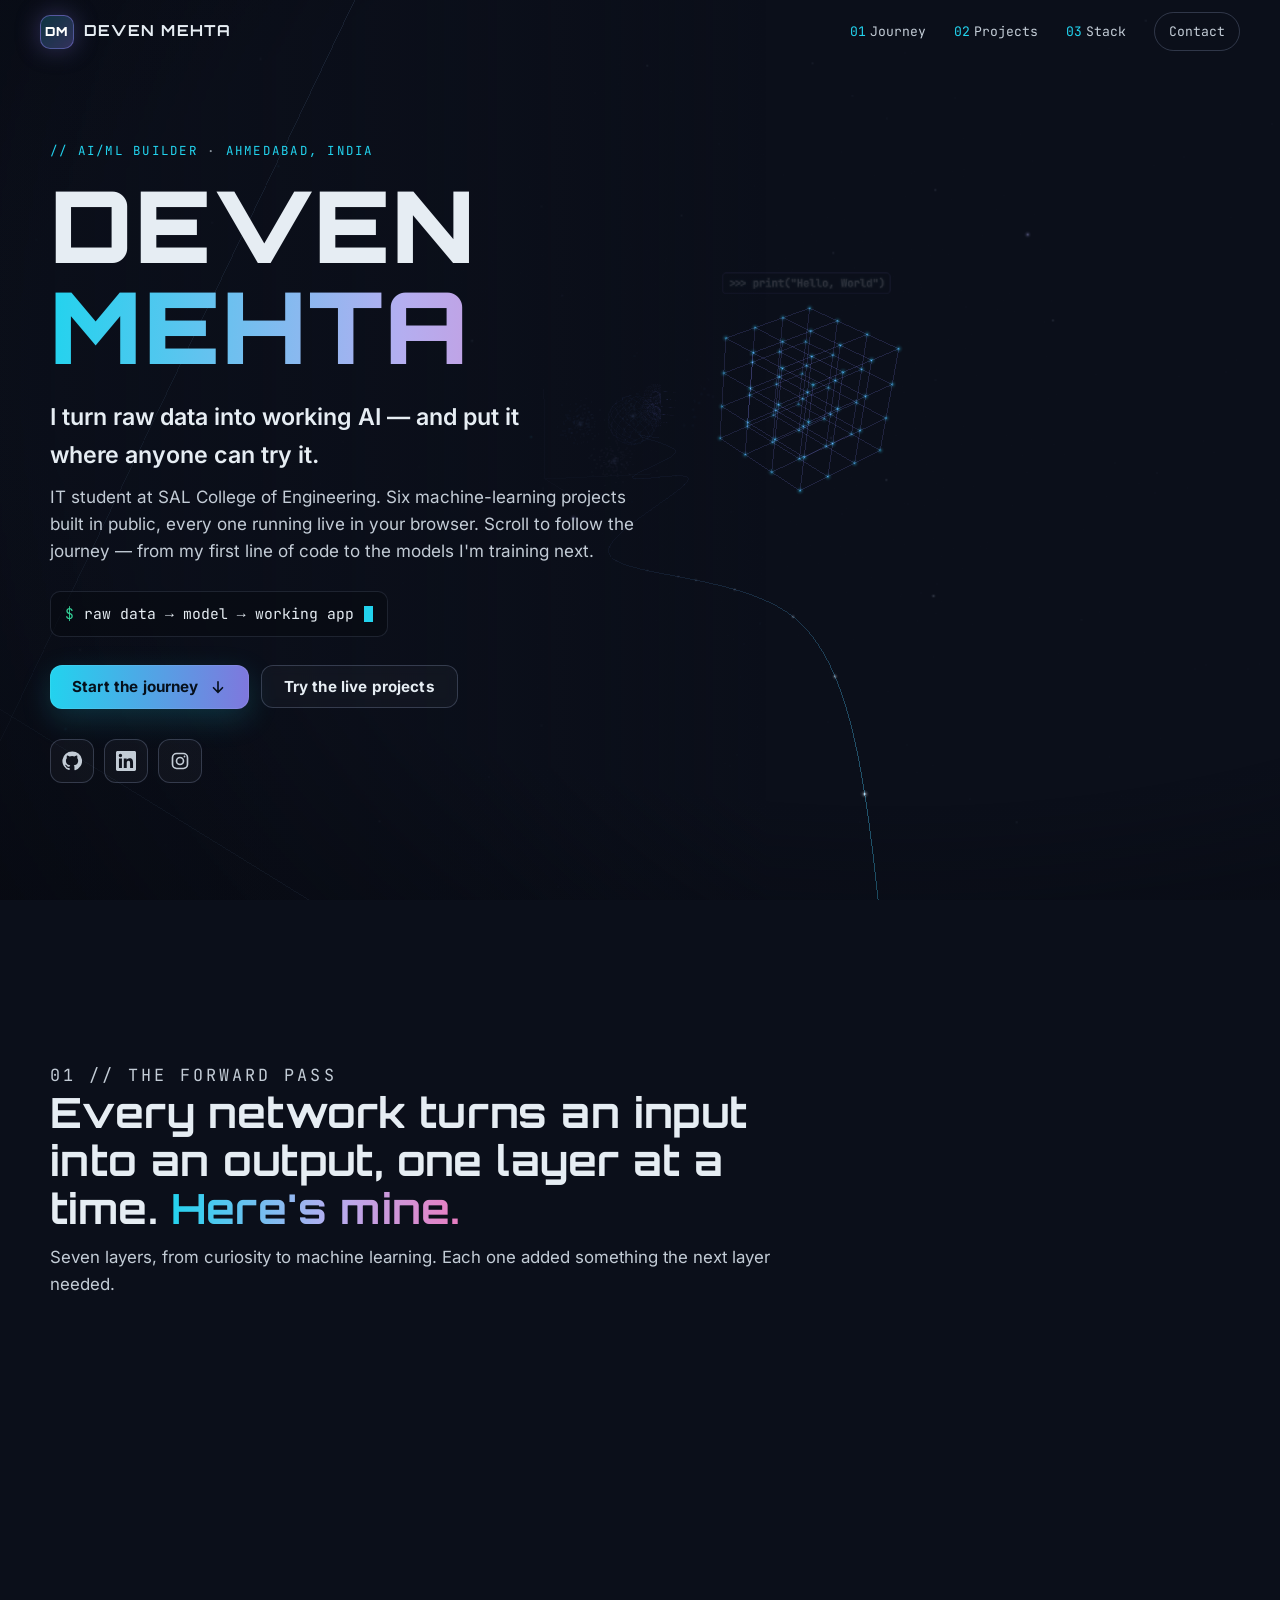
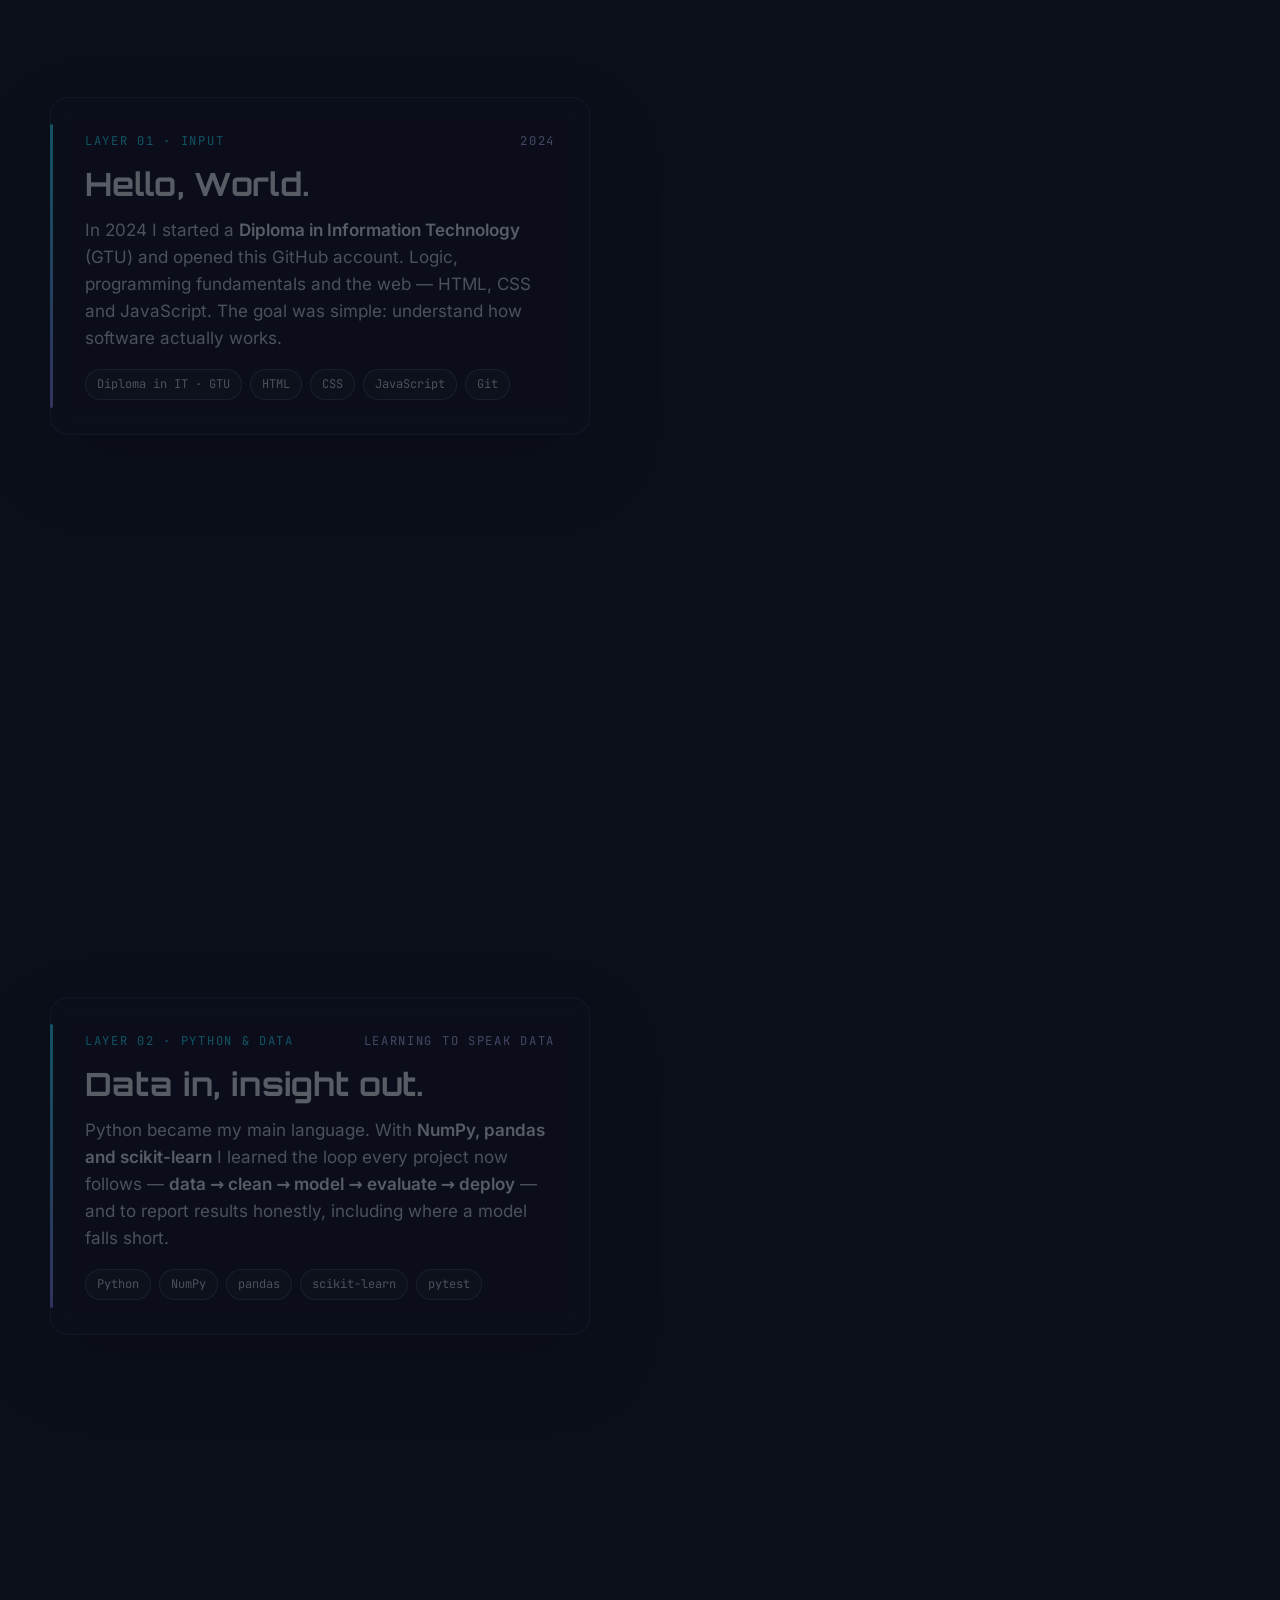
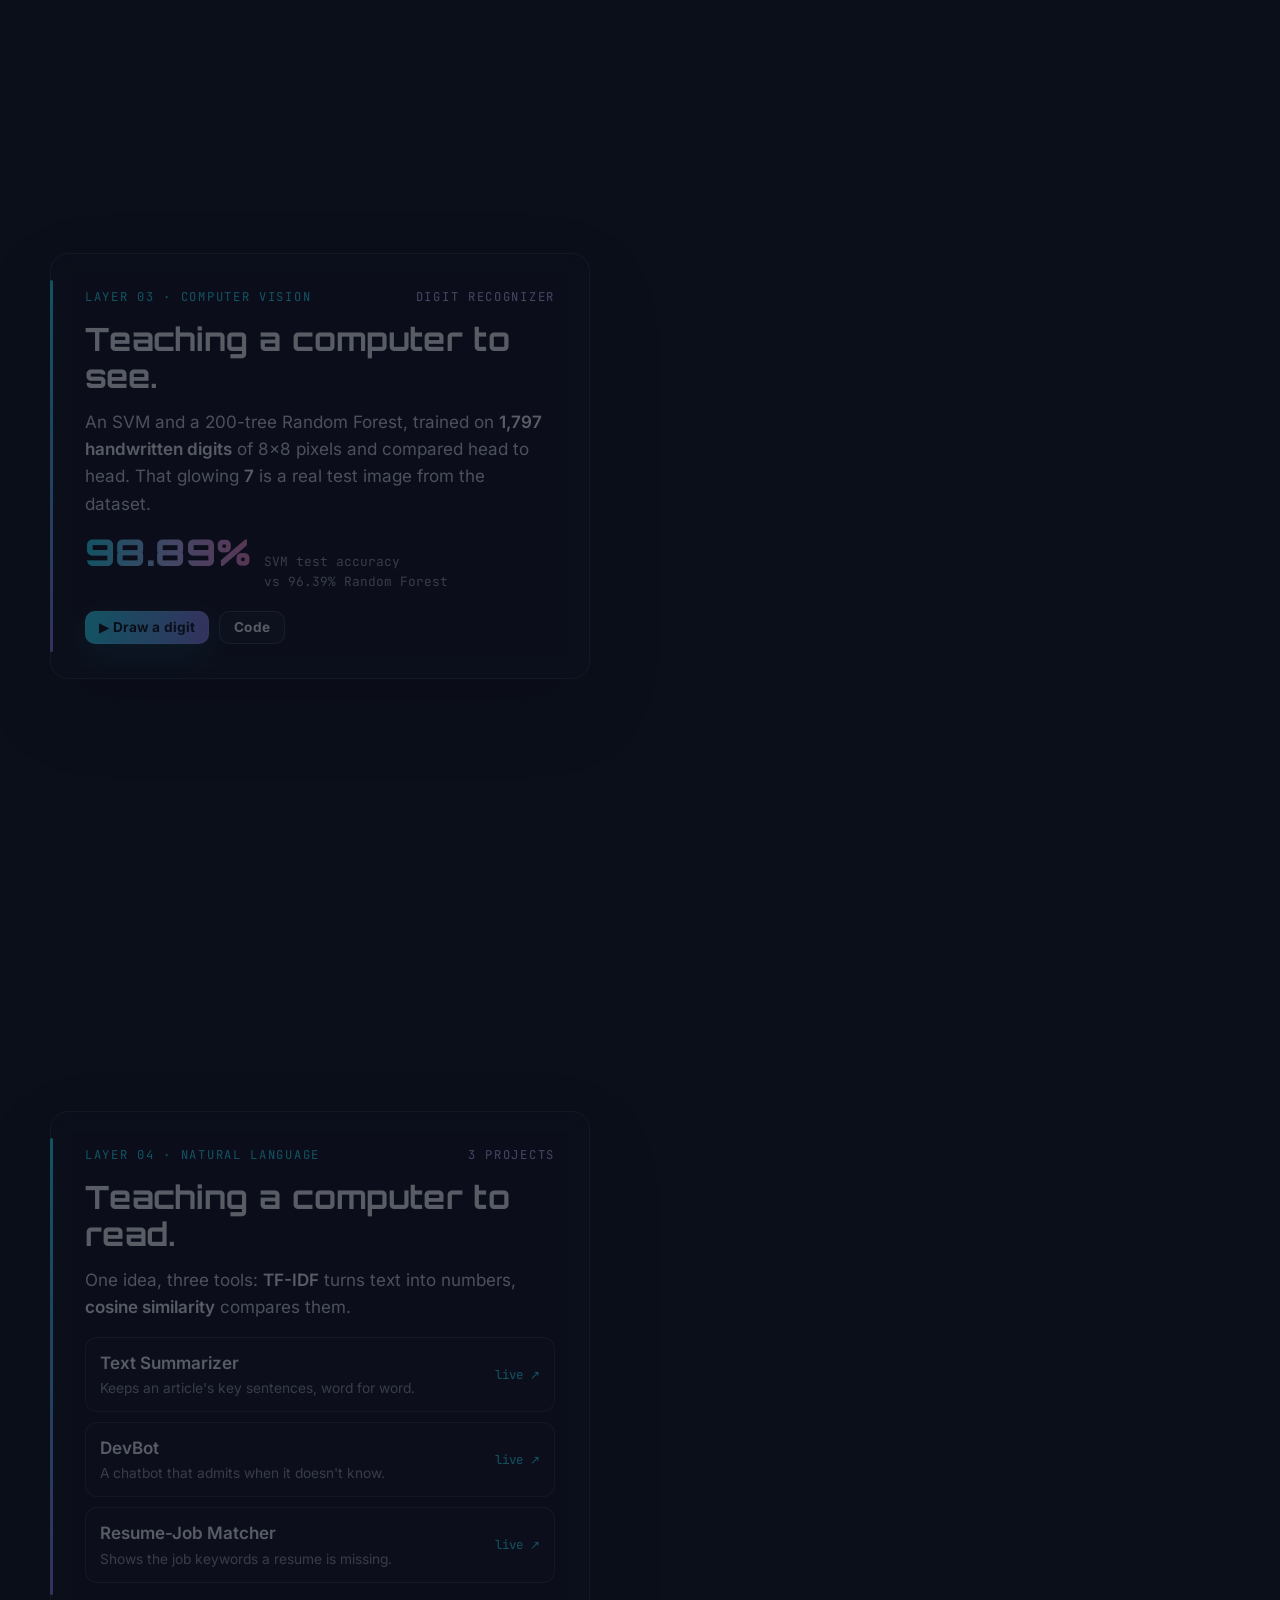
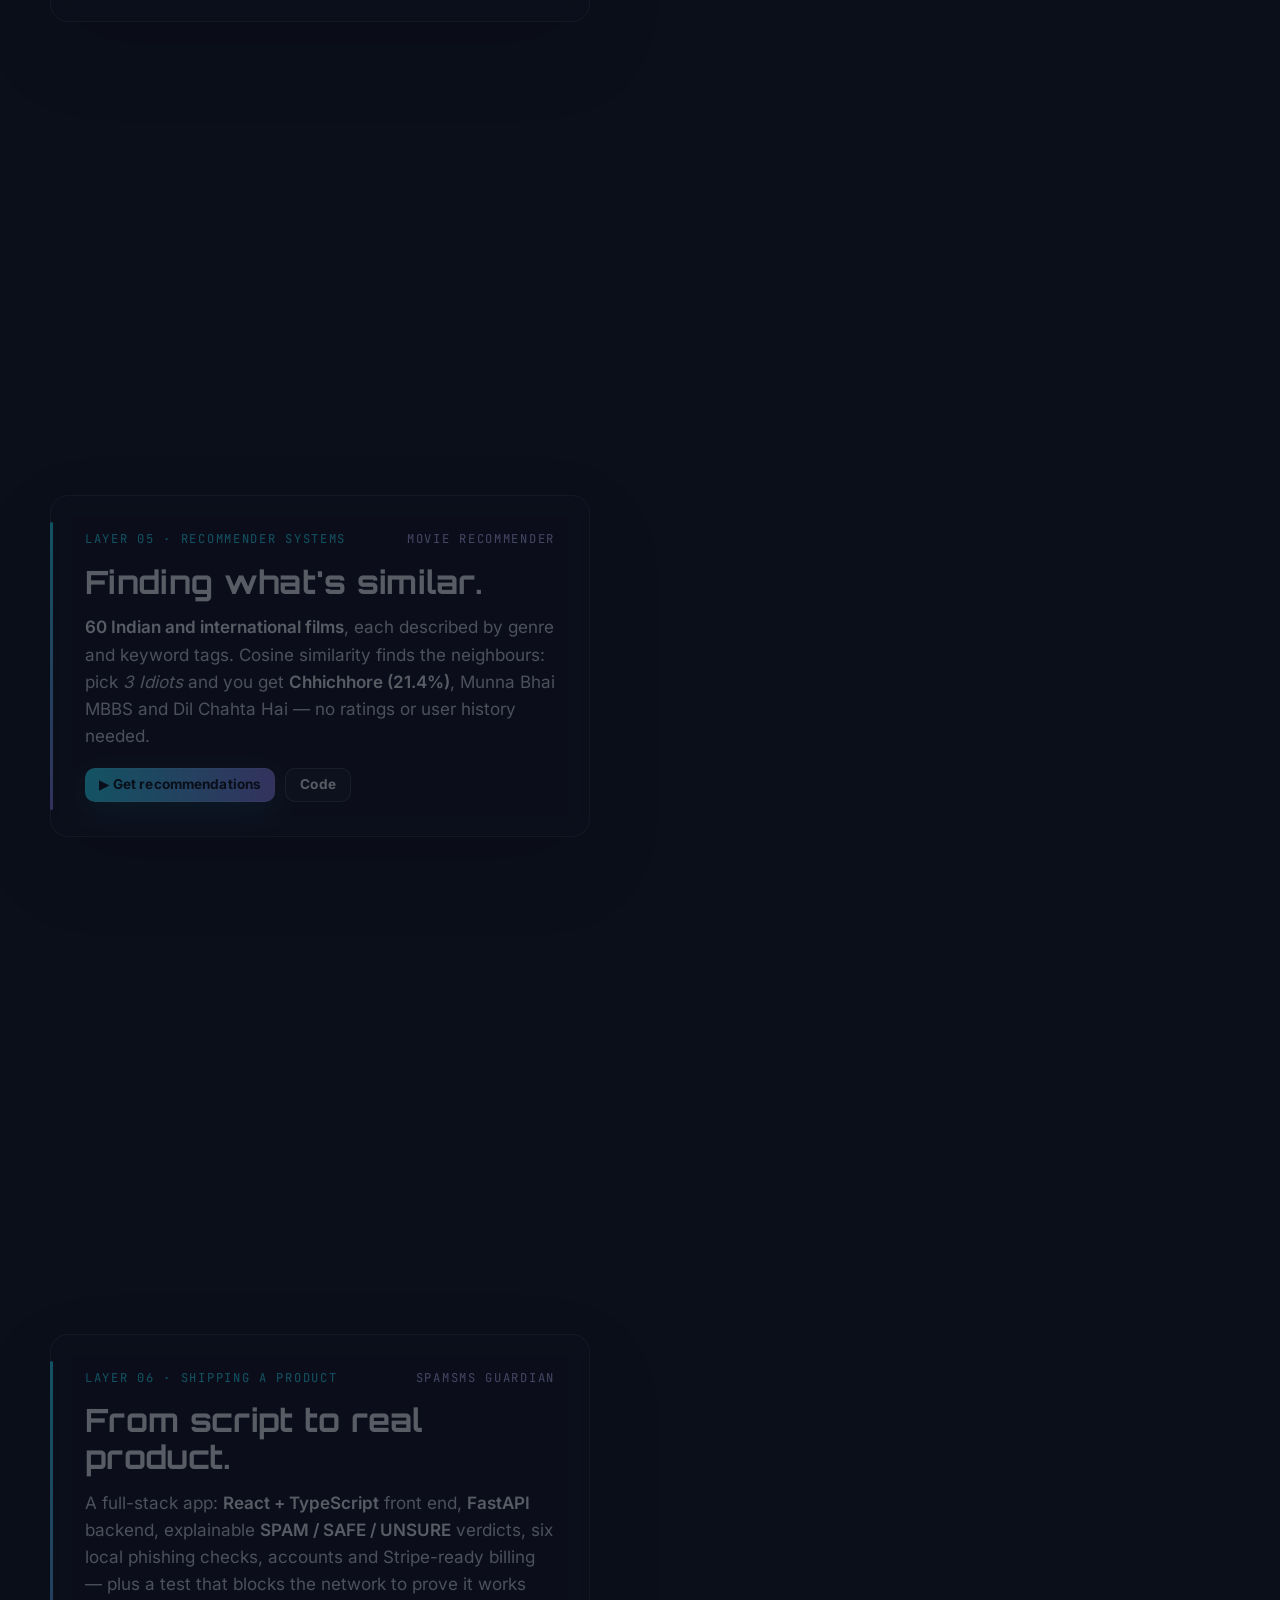
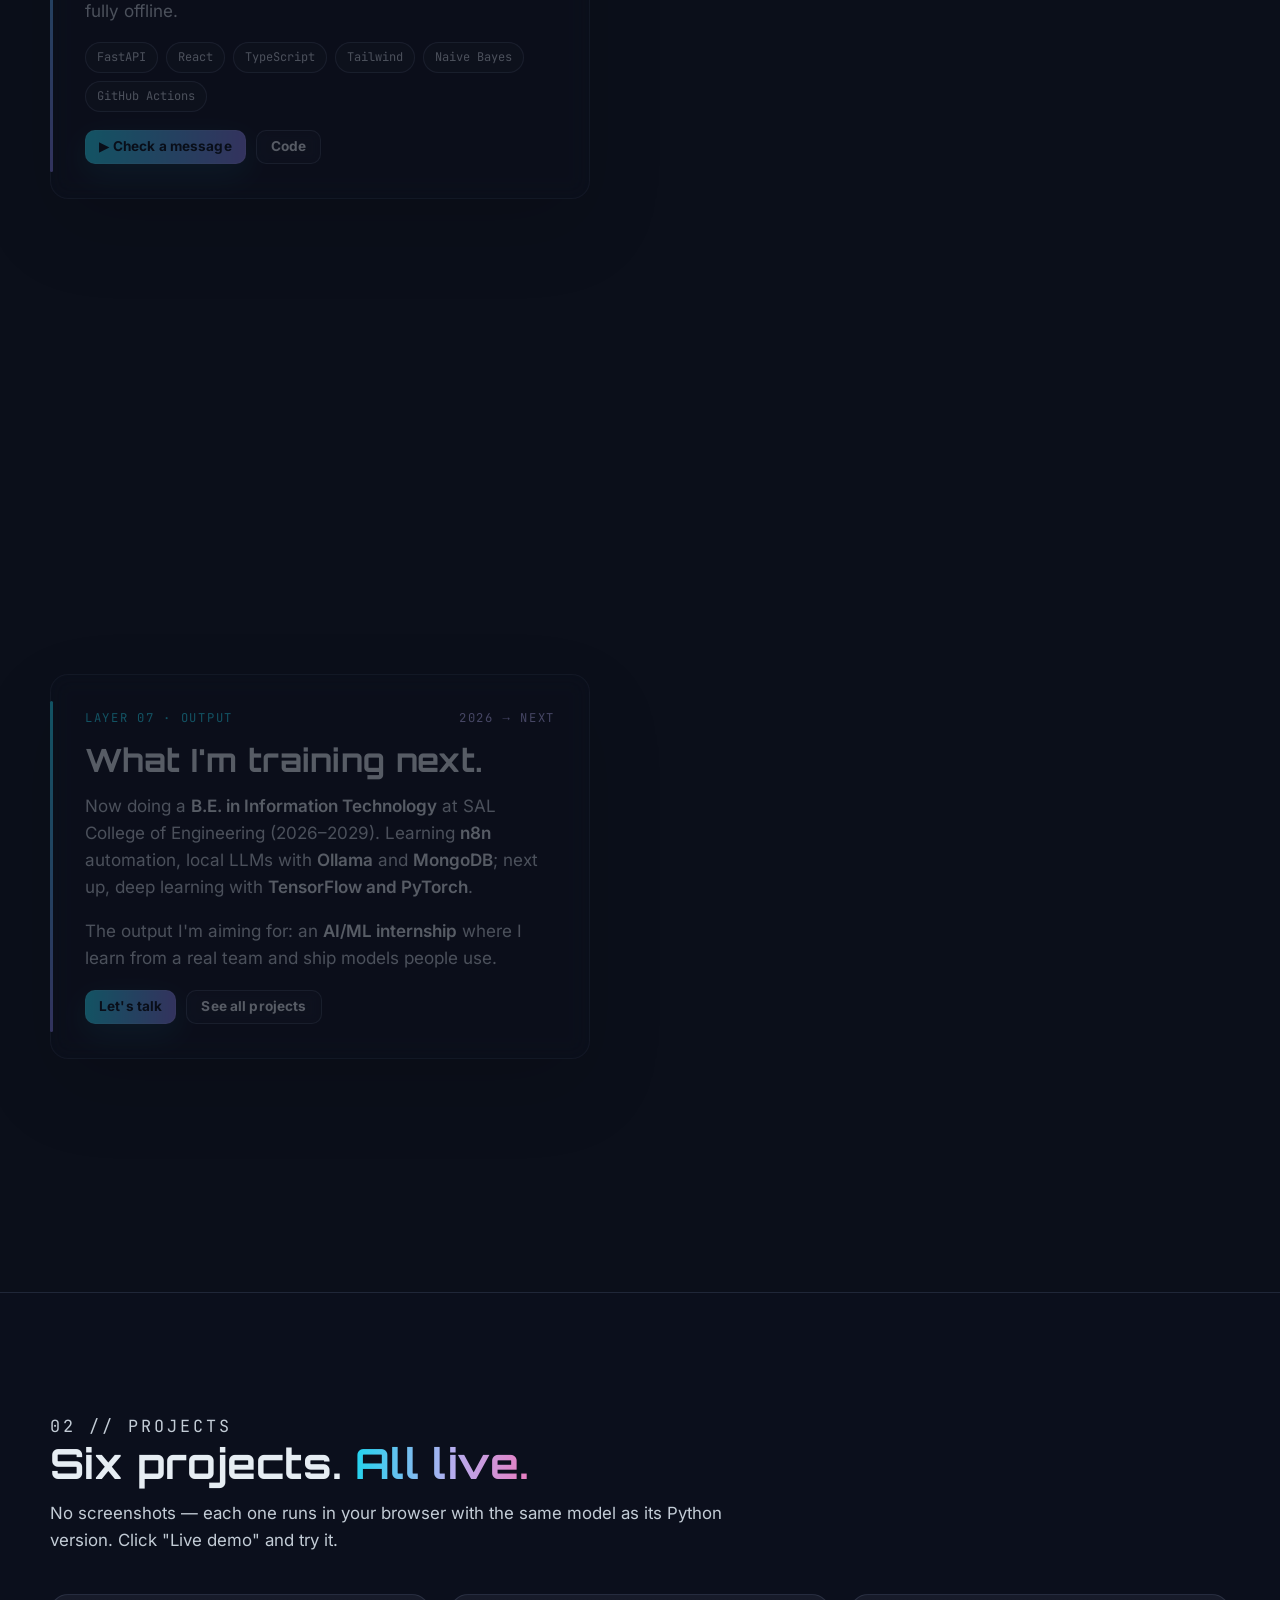
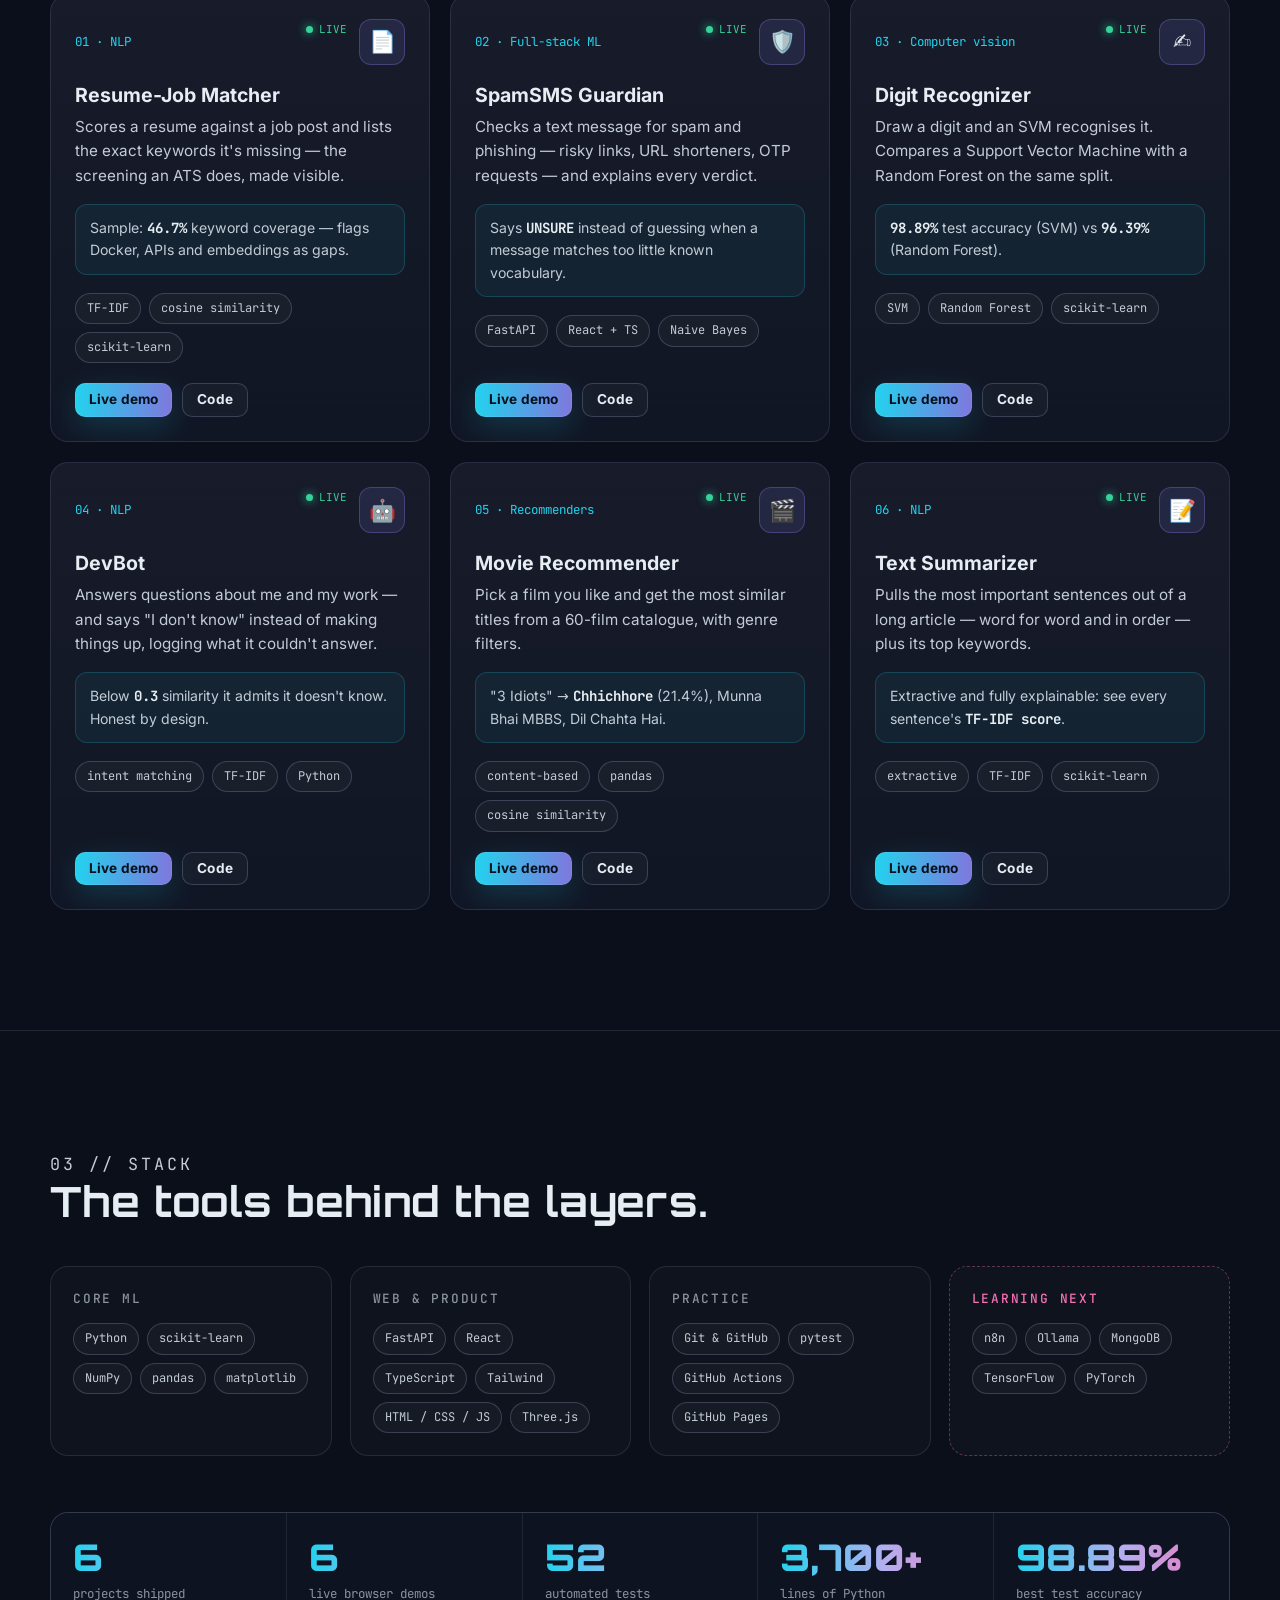
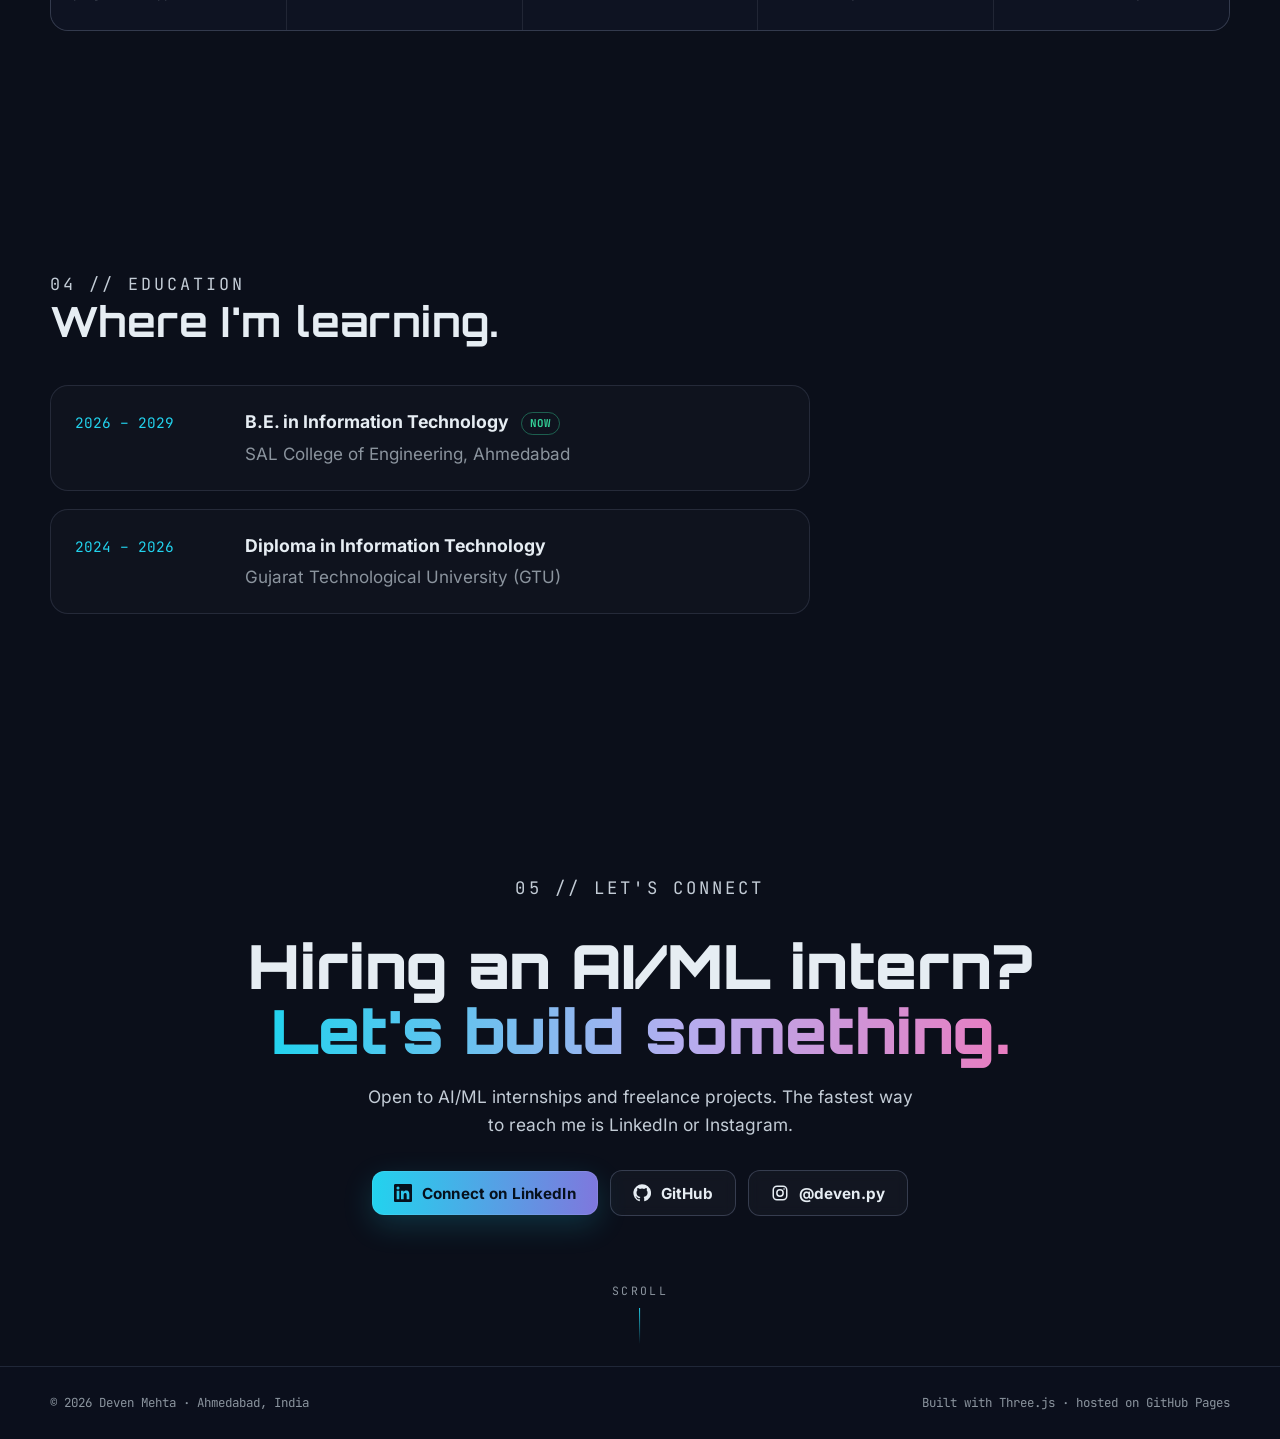
<file: index.html>
<!DOCTYPE html>
<html lang="en">
<head>
  <meta charset="UTF-8">
  <meta name="viewport" content="width=device-width, initial-scale=1.0">
  <title>Deven Mehta — AI/ML Builder · Portfolio</title>
  <meta name="description" content="Deven Mehta — IT student and AI/ML builder from Ahmedabad. A 3D journey from first line of code to machine learning: six ML projects, each running live in your browser.">
  <meta name="author" content="Deven Mehta">
  <meta name="theme-color" content="#0b0f1a">
  <link rel="canonical" href="https://mehtadeven.github.io/">

  <meta property="og:type" content="website">
  <meta property="og:url" content="https://mehtadeven.github.io/">
  <meta property="og:title" content="Deven Mehta — AI/ML Builder">
  <meta property="og:description" content="A 3D journey from my first line of code to machine learning. Six ML projects — try every one live in your browser.">
  <meta property="og:image" content="https://mehtadeven.github.io/assets/img/og-image.jpg">
  <meta property="og:image:width" content="1200">
  <meta property="og:image:height" content="630">
  <meta property="og:image:alt" content="Deven Mehta — AI/ML Builder. Six machine-learning projects, live in your browser.">
  <meta name="twitter:card" content="summary_large_image">
  <meta name="twitter:title" content="Deven Mehta — AI/ML Builder">
  <meta name="twitter:description" content="A 3D journey from my first line of code to machine learning. Six ML projects, live in your browser.">
  <meta name="twitter:image" content="https://mehtadeven.github.io/assets/img/og-image.jpg">

  <link rel="icon" href="assets/img/favicon.svg" type="image/svg+xml">
  <link rel="preload" href="assets/fonts/orbitron-latin-900-normal.woff2" as="font" type="font/woff2" crossorigin>
  <link rel="preload" href="assets/fonts/inter-latin-wght-normal.woff2" as="font" type="font/woff2" crossorigin>
  <link rel="modulepreload" href="assets/vendor/three.module.min.js">
  <link rel="stylesheet" href="assets/css/style.css">

  <script type="application/ld+json">
  {
    "@context": "https://schema.org",
    "@type": "Person",
    "name": "Deven Mehta",
    "jobTitle": "AI/ML Builder · IT Student",
    "url": "https://mehtadeven.github.io/",
    "address": { "@type": "PostalAddress", "addressLocality": "Ahmedabad", "addressCountry": "IN" },
    "alumniOf": "SAL College of Engineering",
    "knowsAbout": ["Machine Learning", "Natural Language Processing", "Computer Vision", "Python", "scikit-learn", "FastAPI", "React"],
    "sameAs": ["https://github.com/mehtadeven", "https://www.linkedin.com/in/mehtadevenn/", "https://instagram.com/deven.py"]
  }
  </script>
</head>
<body>
  <a class="skip" href="#main">Skip to content</a>

  <canvas id="scene" aria-hidden="true"></canvas>
  <div class="vignette" aria-hidden="true"></div>

  <!-- ===================== NAV ===================== -->
  <header class="nav" id="nav">
    <a class="logo" href="#top" aria-label="Deven Mehta — back to top">
      <span class="logo-mark">DM</span>
      <span class="logo-name">DEVEN MEHTA</span>
    </a>
    <nav class="nav-links" aria-label="Main">
      <a href="#journey" class="hide-sm"><span class="num">01</span>Journey</a>
      <a href="#projects"><span class="num">02</span>Projects</a>
      <a href="#stack" class="hide-sm"><span class="num">03</span>Stack</a>
      <a href="#contact" class="nav-cta">Contact</a>
    </nav>
  </header>

  <!-- Layer progress (desktop) -->
  <nav class="hud" id="hud" aria-label="Journey layers">
    <a href="#layer-1"><span class="lab">L1 · Hello, World</span><span class="dot"></span></a>
    <a href="#layer-2"><span class="lab">L2 · Python &amp; data</span><span class="dot"></span></a>
    <a href="#layer-3"><span class="lab">L3 · Computer vision</span><span class="dot"></span></a>
    <a href="#layer-4"><span class="lab">L4 · Language</span><span class="dot"></span></a>
    <a href="#layer-5"><span class="lab">L5 · Recommenders</span><span class="dot"></span></a>
    <a href="#layer-6"><span class="lab">L6 · Shipping</span><span class="dot"></span></a>
    <a href="#layer-7"><span class="lab">L7 · What's next</span><span class="dot"></span></a>
  </nav>

  <main id="main">
    <!-- ===================== HERO ===================== -->
    <section class="hero" id="top" data-station="0">
      <div class="container">
        <div class="hero-inner">
          <p class="eyebrow">// AI/ML builder <span class="dim">·</span> Ahmedabad, India</p>
          <h1 class="display"><span class="line">DEVEN</span><span class="line grad">MEHTA</span></h1>
          <p class="tagline">I turn raw data into working AI — and put it where anyone can try it.</p>
          <p class="intro">IT student at SAL College of Engineering. Six machine-learning projects built in public, every one running live in your browser. Scroll to follow the journey — from my first line of code to the models I'm training next.</p>
          <div class="terminal" aria-label="raw data, then model, then working app">
            <span class="prompt">$</span><span class="typed" id="typed">raw data → model → working app</span><span class="caret"></span>
          </div>
          <div class="hero-actions">
            <a class="btn" href="#journey">Start the journey
              <svg viewBox="0 0 24 24" fill="none" stroke="currentColor" stroke-width="2.2" stroke-linecap="round" aria-hidden="true"><path d="M12 5v14M6 13l6 6 6-6"/></svg>
            </a>
            <a class="btn ghost" href="#projects">Try the live projects</a>
          </div>
          <div class="icon-links">
            <a class="icon-link" href="https://github.com/mehtadeven" aria-label="GitHub" title="GitHub">
              <svg viewBox="0 0 24 24" fill="currentColor" aria-hidden="true"><path d="M12 .5a11.5 11.5 0 0 0-3.64 22.41c.58.1.79-.25.79-.56v-2c-3.2.7-3.88-1.37-3.88-1.37-.52-1.33-1.28-1.69-1.28-1.69-1.05-.72.08-.7.08-.7 1.16.08 1.77 1.19 1.77 1.19 1.03 1.77 2.7 1.26 3.36.96.1-.75.4-1.26.73-1.55-2.55-.29-5.24-1.28-5.24-5.69 0-1.26.45-2.29 1.19-3.1-.12-.29-.52-1.46.11-3.05 0 0 .97-.31 3.17 1.18a11 11 0 0 1 5.77 0c2.2-1.49 3.17-1.18 3.17-1.18.63 1.59.23 2.76.11 3.05.74.81 1.19 1.84 1.19 3.1 0 4.42-2.69 5.39-5.26 5.68.41.36.78 1.06.78 2.14v3.17c0 .31.21.67.8.56A11.5 11.5 0 0 0 12 .5Z"/></svg>
            </a>
            <a class="icon-link" href="" data-profile="linkedin" aria-label="LinkedIn" title="LinkedIn" hidden>
              <svg viewBox="0 0 24 24" fill="currentColor" aria-hidden="true"><path d="M20.45 20.45h-3.56v-5.57c0-1.33-.02-3.04-1.85-3.04-1.86 0-2.14 1.45-2.14 2.94v5.67H9.34V9h3.42v1.56h.05c.48-.9 1.64-1.85 3.37-1.85 3.6 0 4.27 2.37 4.27 5.46v6.28ZM5.34 7.43a2.06 2.06 0 1 1 0-4.13 2.06 2.06 0 0 1 0 4.13ZM7.12 20.45H3.56V9h3.56v11.45ZM22.22 0H1.77C.79 0 0 .77 0 1.73v20.54C0 23.23.79 24 1.77 24h20.45c.98 0 1.78-.77 1.78-1.73V1.73C24 .77 23.2 0 22.22 0Z"/></svg>
            </a>
            <a class="icon-link" href="https://instagram.com/deven.py" aria-label="Instagram @deven.py" title="Instagram @deven.py">
              <svg viewBox="0 0 24 24" fill="none" stroke="currentColor" stroke-width="2" aria-hidden="true"><rect x="3" y="3" width="18" height="18" rx="5"/><circle cx="12" cy="12" r="4.2"/><circle cx="17.4" cy="6.6" r="1.1" fill="currentColor" stroke="none"/></svg>
            </a>
            <a class="icon-link" href="" data-profile="email" aria-label="Email" title="Email" hidden>
              <svg viewBox="0 0 24 24" fill="none" stroke="currentColor" stroke-width="2" aria-hidden="true"><rect x="3" y="5" width="18" height="14" rx="2.5"/><path d="m4 7 8 6 8-6"/></svg>
            </a>
          </div>
        </div>
      </div>
      <div class="scroll-hint" aria-hidden="true">scroll</div>
    </section>

    <!-- ===================== JOURNEY ===================== -->
    <section id="journey" aria-labelledby="journey-title">
      <div class="container journey-intro">
        <div class="section-head reveal">
          <p class="eyebrow">01 // The forward pass</p>
          <h2 id="journey-title">Every network turns an input into an output, one layer at a time. <span class="grad">Here's mine.</span></h2>
          <p>Seven layers, from curiosity to machine learning. Each one added something the next layer needed.</p>
        </div>
      </div>

      <article class="layer" id="layer-1" data-station="1">
        <div class="container">
          <div class="layer-card">
            <div class="layer-tag"><span class="l">Layer 01 · Input</span><span class="when">2024</span></div>
            <h3>Hello, World.</h3>
            <p>In 2024 I started a <strong>Diploma in Information Technology</strong> (GTU) and opened this GitHub account. Logic, programming fundamentals and the web — HTML, CSS and JavaScript. The goal was simple: understand how software actually works.</p>
            <div class="chips"><span class="chip">Diploma in IT · GTU</span><span class="chip">HTML</span><span class="chip">CSS</span><span class="chip">JavaScript</span><span class="chip">Git</span></div>
          </div>
        </div>
      </article>

      <article class="layer" id="layer-2" data-station="2">
        <div class="container">
          <div class="layer-card">
            <div class="layer-tag"><span class="l">Layer 02 · Python &amp; data</span><span class="when">learning to speak data</span></div>
            <h3>Data in, insight out.</h3>
            <p>Python became my main language. With <strong>NumPy, pandas and scikit-learn</strong> I learned the loop every project now follows — <strong>data → clean → model → evaluate → deploy</strong> — and to report results honestly, including where a model falls short.</p>
            <div class="chips"><span class="chip">Python</span><span class="chip">NumPy</span><span class="chip">pandas</span><span class="chip">scikit-learn</span><span class="chip">pytest</span></div>
          </div>
        </div>
      </article>

      <article class="layer" id="layer-3" data-station="3">
        <div class="container">
          <div class="layer-card">
            <div class="layer-tag"><span class="l">Layer 03 · Computer vision</span><span class="when">Digit Recognizer</span></div>
            <h3>Teaching a computer to see.</h3>
            <p>An SVM and a 200-tree Random Forest, trained on <strong>1,797 handwritten digits</strong> of 8×8 pixels and compared head to head. That glowing <strong>7</strong> is a real test image from the dataset.</p>
            <div class="metric"><span class="big grad">98.89%</span><span class="lbl">SVM test accuracy<br>vs 96.39% Random Forest</span></div>
            <div class="links">
              <a class="btn sm" href="https://mehtadeven.github.io/digit-recognizer-ml/">▶ Draw a digit</a>
              <a class="btn sm ghost" href="https://github.com/mehtadeven/digit-recognizer-ml">Code</a>
            </div>
          </div>
        </div>
      </article>

      <article class="layer" id="layer-4" data-station="4">
        <div class="container">
          <div class="layer-card">
            <div class="layer-tag"><span class="l">Layer 04 · Natural language</span><span class="when">3 projects</span></div>
            <h3>Teaching a computer to read.</h3>
            <p>One idea, three tools: <strong>TF-IDF</strong> turns text into numbers, <strong>cosine similarity</strong> compares them.</p>
            <div class="mini-projects">
              <a href="https://mehtadeven.github.io/text-summarizer-ai/"><span><span class="t">Text Summarizer</span><span class="d">Keeps an article's key sentences, word for word.</span></span><span class="go">live ↗</span></a>
              <a href="https://mehtadeven.github.io/ai-chatbot-python/"><span><span class="t">DevBot</span><span class="d">A chatbot that admits when it doesn't know.</span></span><span class="go">live ↗</span></a>
              <a href="https://mehtadeven.github.io/resume-job-matcher/"><span><span class="t">Resume-Job Matcher</span><span class="d">Shows the job keywords a resume is missing.</span></span><span class="go">live ↗</span></a>
            </div>
          </div>
        </div>
      </article>

      <article class="layer" id="layer-5" data-station="5">
        <div class="container">
          <div class="layer-card">
            <div class="layer-tag"><span class="l">Layer 05 · Recommender systems</span><span class="when">Movie Recommender</span></div>
            <h3>Finding what's similar.</h3>
            <p><strong>60 Indian and international films</strong>, each described by genre and keyword tags. Cosine similarity finds the neighbours: pick <em>3 Idiots</em> and you get <strong>Chhichhore (21.4%)</strong>, Munna Bhai MBBS and Dil Chahta Hai — no ratings or user history needed.</p>
            <div class="links">
              <a class="btn sm" href="https://mehtadeven.github.io/movie-recommender-ai/">▶ Get recommendations</a>
              <a class="btn sm ghost" href="https://github.com/mehtadeven/movie-recommender-ai">Code</a>
            </div>
          </div>
        </div>
      </article>

      <article class="layer" id="layer-6" data-station="6">
        <div class="container">
          <div class="layer-card">
            <div class="layer-tag"><span class="l">Layer 06 · Shipping a product</span><span class="when">SpamSMS Guardian</span></div>
            <h3>From script to real product.</h3>
            <p>A full-stack app: <strong>React + TypeScript</strong> front end, <strong>FastAPI</strong> backend, explainable <strong>SPAM / SAFE / UNSURE</strong> verdicts, six local phishing checks, accounts and Stripe-ready billing — plus a test that blocks the network to prove it works fully offline.</p>
            <div class="chips"><span class="chip">FastAPI</span><span class="chip">React</span><span class="chip">TypeScript</span><span class="chip">Tailwind</span><span class="chip">Naive Bayes</span><span class="chip">GitHub Actions</span></div>
            <div class="links">
              <a class="btn sm" href="https://mehtadeven.github.io/spam-sms-checker/">▶ Check a message</a>
              <a class="btn sm ghost" href="https://github.com/mehtadeven/spam-sms-checker">Code</a>
            </div>
          </div>
        </div>
      </article>

      <article class="layer" id="layer-7" data-station="7">
        <div class="container">
          <div class="layer-card">
            <div class="layer-tag"><span class="l">Layer 07 · Output</span><span class="when">2026 → next</span></div>
            <h3>What I'm training next.</h3>
            <p>Now doing a <strong>B.E. in Information Technology</strong> at SAL College of Engineering (2026–2029). Learning <strong>n8n</strong> automation, local LLMs with <strong>Ollama</strong> and <strong>MongoDB</strong>; next up, deep learning with <strong>TensorFlow and PyTorch</strong>.</p>
            <p>The output I'm aiming for: an <strong>AI/ML internship</strong> where I learn from a real team and ship models people use.</p>
            <div class="links">
              <a class="btn sm" href="#contact">Let's talk</a>
              <a class="btn sm ghost" href="#projects">See all projects</a>
            </div>
          </div>
        </div>
      </article>
    </section>

    <!-- ===================== PROJECTS ===================== -->
    <section class="section panel" id="projects" data-station="8" aria-labelledby="projects-title">
      <div class="container">
        <div class="section-head reveal">
          <p class="eyebrow">02 // Projects</p>
          <h2 id="projects-title">Six projects. <span class="grad">All live.</span></h2>
          <p>No screenshots — each one runs in your browser with the same model as its Python version. Click "Live demo" and try it.</p>
        </div>

        <div class="projects">
          <article class="project reveal">
            <div class="top"><span class="no">01 · NLP</span><span class="icon" aria-hidden="true">📄</span></div>
            <span class="live">LIVE</span>
            <h3>Resume-Job Matcher</h3>
            <p>Scores a resume against a job post and lists the exact keywords it's missing — the screening an ATS does, made visible.</p>
            <div class="result">Sample: <b>46.7%</b> keyword coverage — flags Docker, APIs and embeddings as gaps.</div>
            <div class="chips"><span class="chip">TF-IDF</span><span class="chip">cosine similarity</span><span class="chip">scikit-learn</span></div>
            <div class="actions">
              <a class="btn sm" href="https://mehtadeven.github.io/resume-job-matcher/">Live demo</a>
              <a class="btn sm ghost" href="https://github.com/mehtadeven/resume-job-matcher">Code</a>
            </div>
          </article>

          <article class="project reveal">
            <div class="top"><span class="no">02 · Full-stack ML</span><span class="icon" aria-hidden="true">🛡️</span></div>
            <span class="live">LIVE</span>
            <h3>SpamSMS Guardian</h3>
            <p>Checks a text message for spam and phishing — risky links, URL shorteners, OTP requests — and explains every verdict.</p>
            <div class="result">Says <b>UNSURE</b> instead of guessing when a message matches too little known vocabulary.</div>
            <div class="chips"><span class="chip">FastAPI</span><span class="chip">React + TS</span><span class="chip">Naive Bayes</span></div>
            <div class="actions">
              <a class="btn sm" href="https://mehtadeven.github.io/spam-sms-checker/">Live demo</a>
              <a class="btn sm ghost" href="https://github.com/mehtadeven/spam-sms-checker">Code</a>
            </div>
          </article>

          <article class="project reveal">
            <div class="top"><span class="no">03 · Computer vision</span><span class="icon" aria-hidden="true">✍️</span></div>
            <span class="live">LIVE</span>
            <h3>Digit Recognizer</h3>
            <p>Draw a digit and an SVM recognises it. Compares a Support Vector Machine with a Random Forest on the same split.</p>
            <div class="result"><b>98.89%</b> test accuracy (SVM) vs <b>96.39%</b> (Random Forest).</div>
            <div class="chips"><span class="chip">SVM</span><span class="chip">Random Forest</span><span class="chip">scikit-learn</span></div>
            <div class="actions">
              <a class="btn sm" href="https://mehtadeven.github.io/digit-recognizer-ml/">Live demo</a>
              <a class="btn sm ghost" href="https://github.com/mehtadeven/digit-recognizer-ml">Code</a>
            </div>
          </article>

          <article class="project reveal">
            <div class="top"><span class="no">04 · NLP</span><span class="icon" aria-hidden="true">🤖</span></div>
            <span class="live">LIVE</span>
            <h3>DevBot</h3>
            <p>Answers questions about me and my work — and says "I don't know" instead of making things up, logging what it couldn't answer.</p>
            <div class="result">Below <b>0.3</b> similarity it admits it doesn't know. Honest by design.</div>
            <div class="chips"><span class="chip">intent matching</span><span class="chip">TF-IDF</span><span class="chip">Python</span></div>
            <div class="actions">
              <a class="btn sm" href="https://mehtadeven.github.io/ai-chatbot-python/">Live demo</a>
              <a class="btn sm ghost" href="https://github.com/mehtadeven/ai-chatbot-python">Code</a>
            </div>
          </article>

          <article class="project reveal">
            <div class="top"><span class="no">05 · Recommenders</span><span class="icon" aria-hidden="true">🎬</span></div>
            <span class="live">LIVE</span>
            <h3>Movie Recommender</h3>
            <p>Pick a film you like and get the most similar titles from a 60-film catalogue, with genre filters.</p>
            <div class="result">"3 Idiots" → <b>Chhichhore</b> (21.4%), Munna Bhai MBBS, Dil Chahta Hai.</div>
            <div class="chips"><span class="chip">content-based</span><span class="chip">pandas</span><span class="chip">cosine similarity</span></div>
            <div class="actions">
              <a class="btn sm" href="https://mehtadeven.github.io/movie-recommender-ai/">Live demo</a>
              <a class="btn sm ghost" href="https://github.com/mehtadeven/movie-recommender-ai">Code</a>
            </div>
          </article>

          <article class="project reveal">
            <div class="top"><span class="no">06 · NLP</span><span class="icon" aria-hidden="true">📝</span></div>
            <span class="live">LIVE</span>
            <h3>Text Summarizer</h3>
            <p>Pulls the most important sentences out of a long article — word for word and in order — plus its top keywords.</p>
            <div class="result">Extractive and fully explainable: see every sentence's <b>TF-IDF score</b>.</div>
            <div class="chips"><span class="chip">extractive</span><span class="chip">TF-IDF</span><span class="chip">scikit-learn</span></div>
            <div class="actions">
              <a class="btn sm" href="https://mehtadeven.github.io/text-summarizer-ai/">Live demo</a>
              <a class="btn sm ghost" href="https://github.com/mehtadeven/text-summarizer-ai">Code</a>
            </div>
          </article>
        </div>
      </div>
    </section>

    <!-- ===================== STACK + NUMBERS ===================== -->
    <section class="section" id="stack" data-station="8" aria-labelledby="stack-title">
      <div class="container">
        <div class="section-head reveal">
          <p class="eyebrow">03 // Stack</p>
          <h2 id="stack-title">The tools behind the layers.</h2>
        </div>
        <div class="stack">
          <div class="stack-group reveal"><h3>Core ML</h3><div class="chips"><span class="chip">Python</span><span class="chip">scikit-learn</span><span class="chip">NumPy</span><span class="chip">pandas</span><span class="chip">matplotlib</span></div></div>
          <div class="stack-group reveal"><h3>Web &amp; product</h3><div class="chips"><span class="chip">FastAPI</span><span class="chip">React</span><span class="chip">TypeScript</span><span class="chip">Tailwind</span><span class="chip">HTML / CSS / JS</span><span class="chip">Three.js</span></div></div>
          <div class="stack-group reveal"><h3>Practice</h3><div class="chips"><span class="chip">Git &amp; GitHub</span><span class="chip">pytest</span><span class="chip">GitHub Actions</span><span class="chip">GitHub Pages</span></div></div>
          <div class="stack-group next reveal"><h3>Learning next</h3><div class="chips"><span class="chip">n8n</span><span class="chip">Ollama</span><span class="chip">MongoDB</span><span class="chip">TensorFlow</span><span class="chip">PyTorch</span></div></div>
        </div>

        <div class="numbers reveal" aria-label="By the numbers">
          <div><div class="n grad">6</div><div class="t">projects shipped</div></div>
          <div><div class="n grad">6</div><div class="t">live browser demos</div></div>
          <div><div class="n grad">52</div><div class="t">automated tests</div></div>
          <div><div class="n grad">3,700+</div><div class="t">lines of Python</div></div>
          <div><div class="n grad">98.89%</div><div class="t">best test accuracy</div></div>
        </div>
      </div>
    </section>

    <!-- ===================== EDUCATION ===================== -->
    <section class="section" id="education" data-station="8" aria-labelledby="edu-title">
      <div class="container">
        <div class="section-head reveal">
          <p class="eyebrow">04 // Education</p>
          <h2 id="edu-title">Where I'm learning.</h2>
        </div>
        <div class="timeline">
          <div class="edu reveal">
            <div class="years">2026 – 2029</div>
            <div><h3>B.E. in Information Technology <span class="now">NOW</span></h3><p>SAL College of Engineering, Ahmedabad</p></div>
          </div>
          <div class="edu reveal">
            <div class="years">2024 – 2026</div>
            <div><h3>Diploma in Information Technology</h3><p>Gujarat Technological University (GTU)</p></div>
          </div>
        </div>
      </div>
    </section>

    <!-- ===================== CONTACT ===================== -->
    <section class="contact" id="contact" data-station="8" aria-labelledby="contact-title">
      <div class="container reveal">
        <p class="eyebrow">05 // Let's connect</p>
        <h2 id="contact-title">Hiring an AI/ML intern?<br><span class="grad">Let's build something.</span></h2>
        <p>Open to AI/ML internships and freelance projects. The fastest way to reach me is LinkedIn or Instagram.</p>
        <div class="hero-actions">
          <a class="btn" href="" data-profile="linkedin" hidden>
            <svg viewBox="0 0 24 24" fill="currentColor" aria-hidden="true"><path d="M20.45 20.45h-3.56v-5.57c0-1.33-.02-3.04-1.85-3.04-1.86 0-2.14 1.45-2.14 2.94v5.67H9.34V9h3.42v1.56h.05c.48-.9 1.64-1.85 3.37-1.85 3.6 0 4.27 2.37 4.27 5.46v6.28ZM5.34 7.43a2.06 2.06 0 1 1 0-4.13 2.06 2.06 0 0 1 0 4.13ZM7.12 20.45H3.56V9h3.56v11.45ZM22.22 0H1.77C.79 0 0 .77 0 1.73v20.54C0 23.23.79 24 1.77 24h20.45c.98 0 1.78-.77 1.78-1.73V1.73C24 .77 23.2 0 22.22 0Z"/></svg>
            Connect on LinkedIn
          </a>
          <a class="btn ghost" href="https://github.com/mehtadeven">
            <svg viewBox="0 0 24 24" fill="currentColor" aria-hidden="true"><path d="M12 .5a11.5 11.5 0 0 0-3.64 22.41c.58.1.79-.25.79-.56v-2c-3.2.7-3.88-1.37-3.88-1.37-.52-1.33-1.28-1.69-1.28-1.69-1.05-.72.08-.7.08-.7 1.16.08 1.77 1.19 1.77 1.19 1.03 1.77 2.7 1.26 3.36.96.1-.75.4-1.26.73-1.55-2.55-.29-5.24-1.28-5.24-5.69 0-1.26.45-2.29 1.19-3.1-.12-.29-.52-1.46.11-3.05 0 0 .97-.31 3.17 1.18a11 11 0 0 1 5.77 0c2.2-1.49 3.17-1.18 3.17-1.18.63 1.59.23 2.76.11 3.05.74.81 1.19 1.84 1.19 3.1 0 4.42-2.69 5.39-5.26 5.68.41.36.78 1.06.78 2.14v3.17c0 .31.21.67.8.56A11.5 11.5 0 0 0 12 .5Z"/></svg>
            GitHub
          </a>
          <a class="btn ghost" href="https://instagram.com/deven.py">
            <svg viewBox="0 0 24 24" fill="none" stroke="currentColor" stroke-width="2" aria-hidden="true"><rect x="3" y="3" width="18" height="18" rx="5"/><circle cx="12" cy="12" r="4.2"/><circle cx="17.4" cy="6.6" r="1.1" fill="currentColor" stroke="none"/></svg>
            @deven.py
          </a>
          <a class="btn ghost" href="" data-profile="email" hidden>
            <svg viewBox="0 0 24 24" fill="none" stroke="currentColor" stroke-width="2" aria-hidden="true"><rect x="3" y="5" width="18" height="14" rx="2.5"/><path d="m4 7 8 6 8-6"/></svg>
            Email me
          </a>
        </div>
      </div>
    </section>
  </main>

  <footer>
    <div class="container">
      <span>© 2026 Deven Mehta · Ahmedabad, India</span>
      <span>Built with Three.js · hosted on <a href="https://github.com/mehtadeven/mehtadeven.github.io">GitHub Pages</a></span>
    </div>
  </footer>

  <script type="module" src="assets/js/site.js"></script>
  <script type="module" src="assets/js/scene.js"></script>
</body>
</html>
</file>
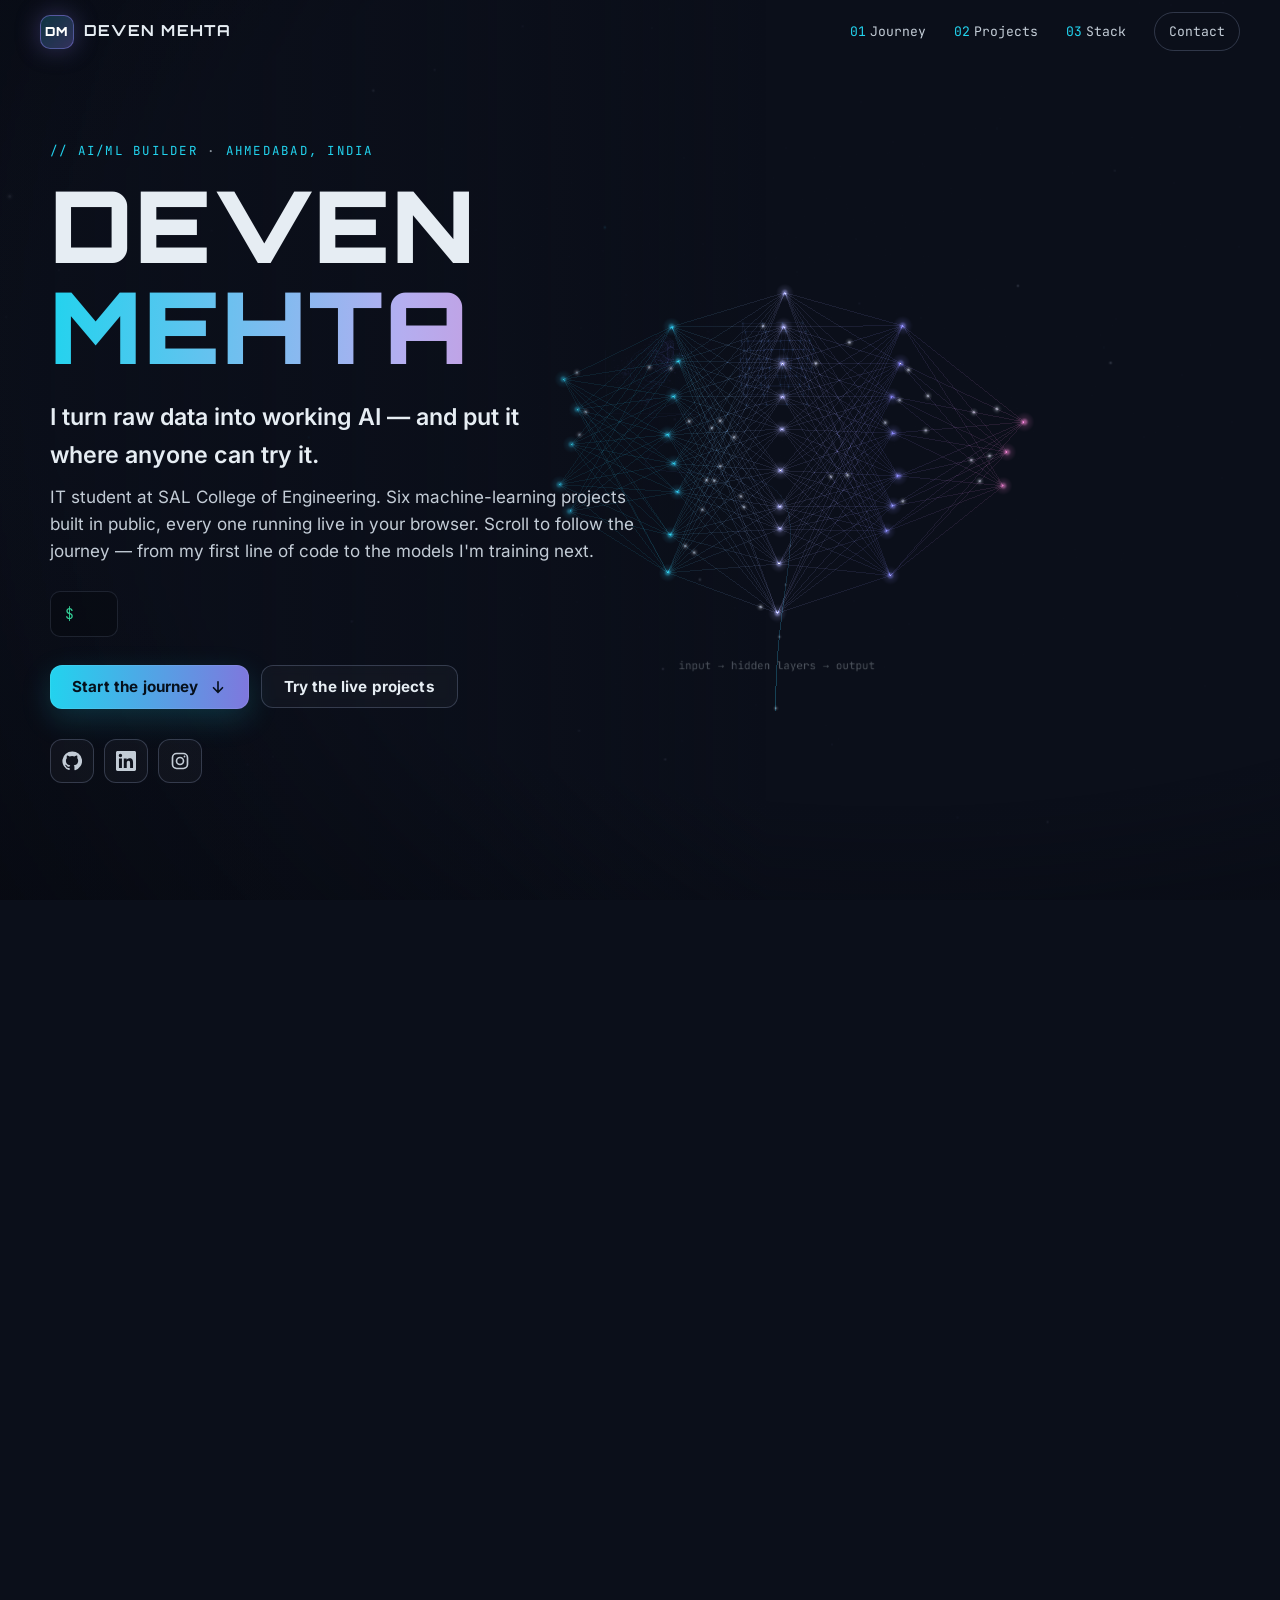
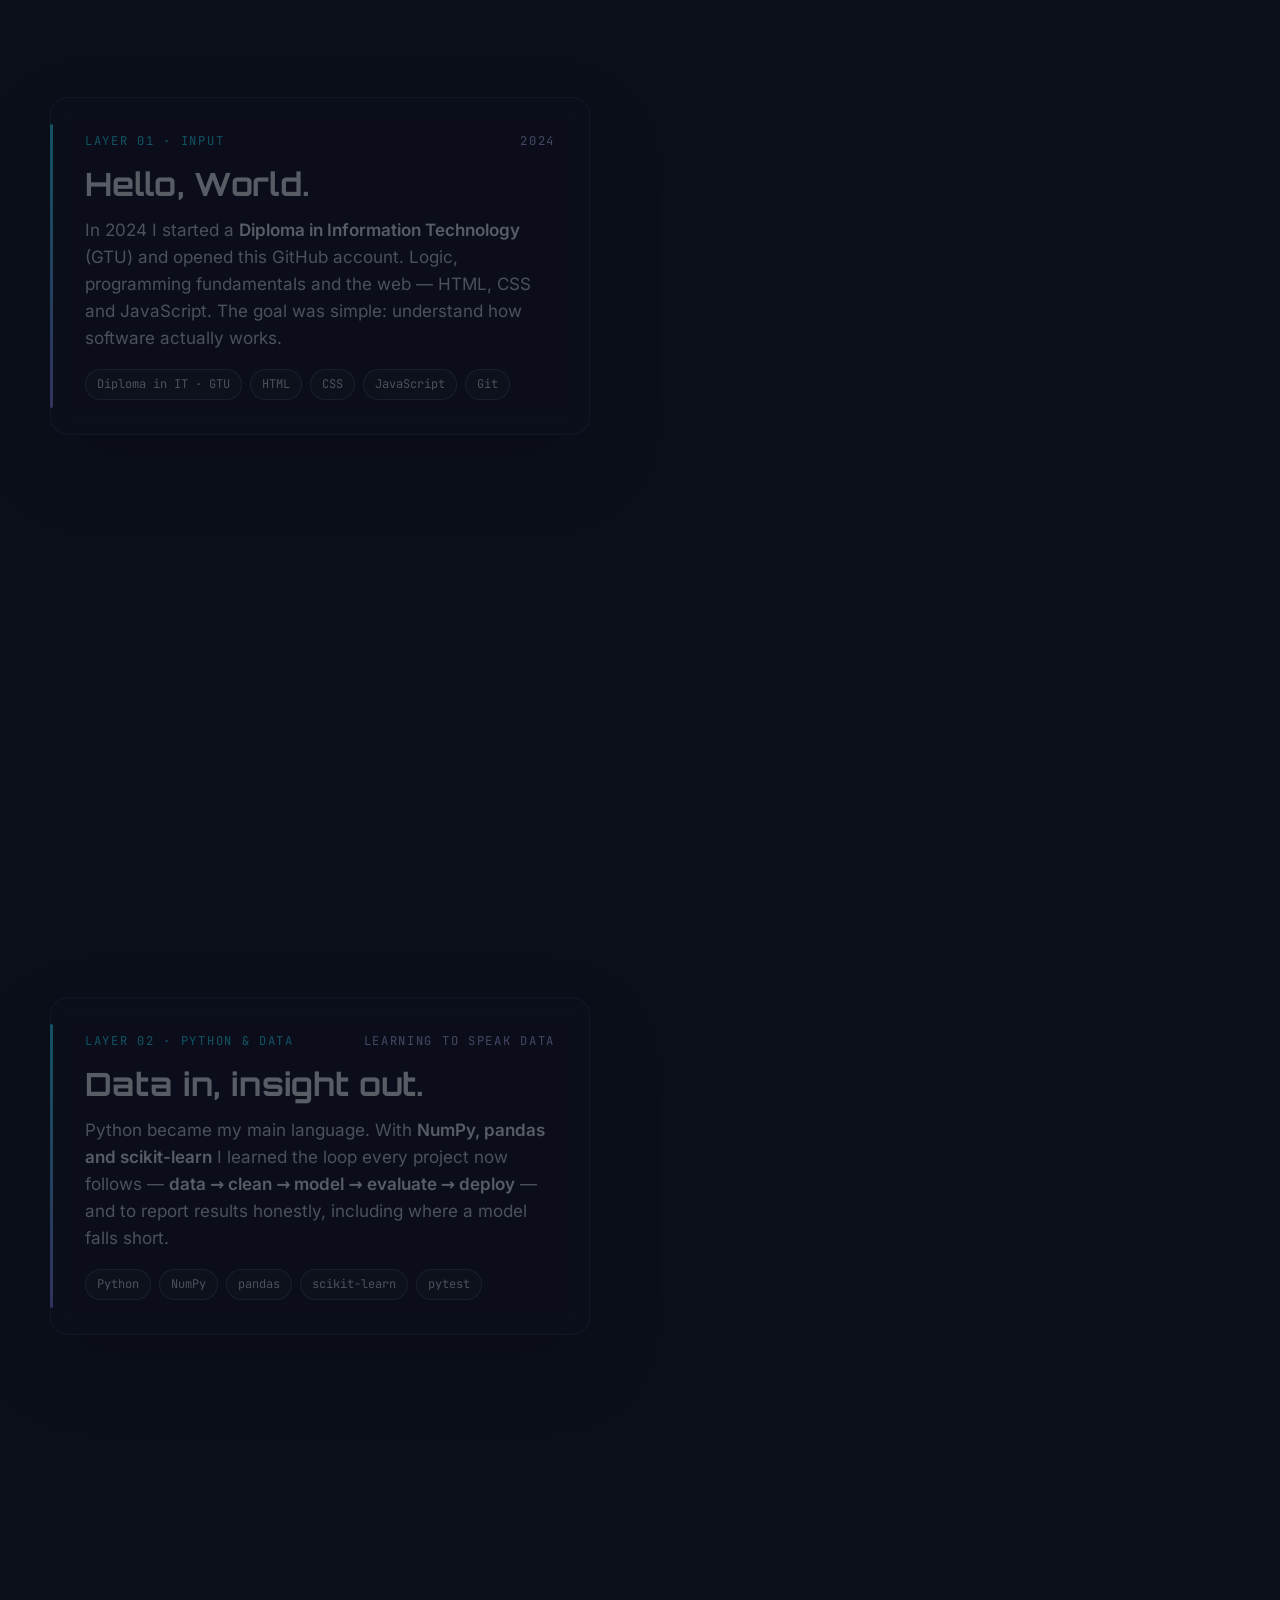
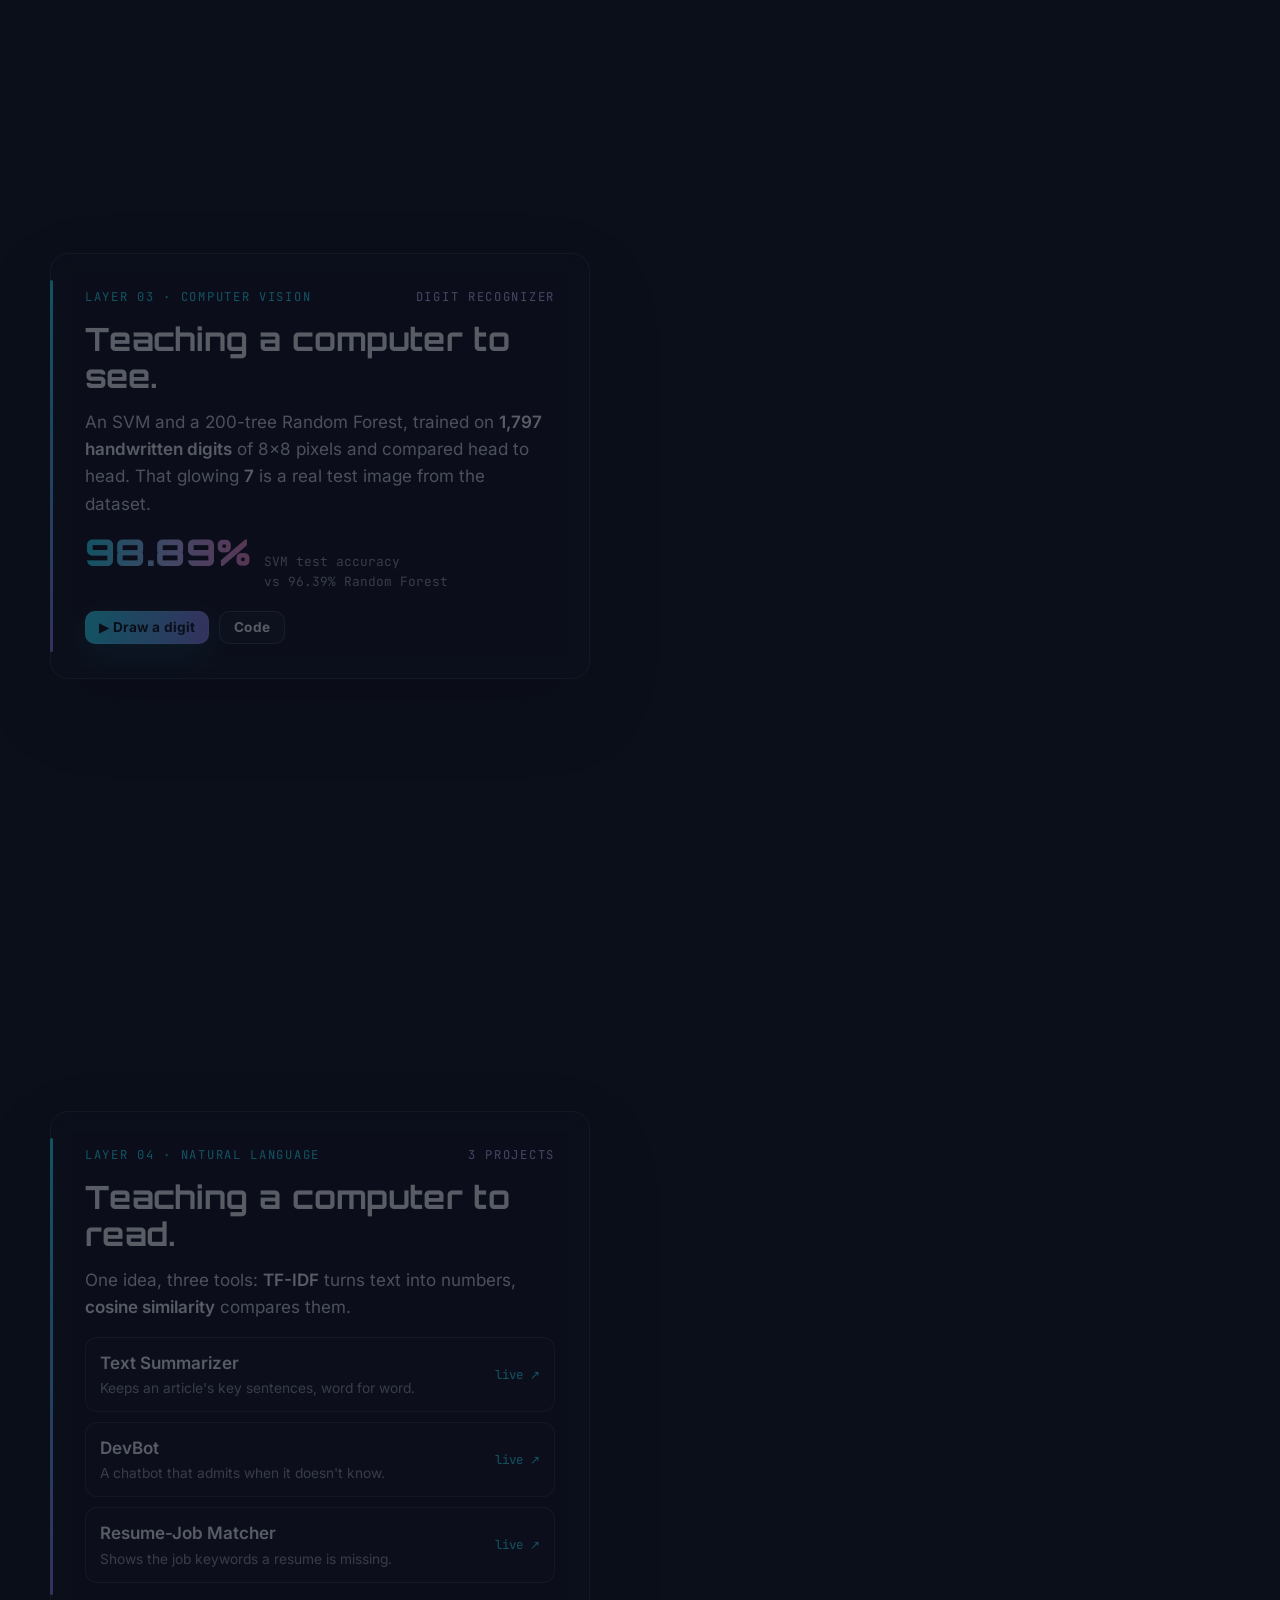
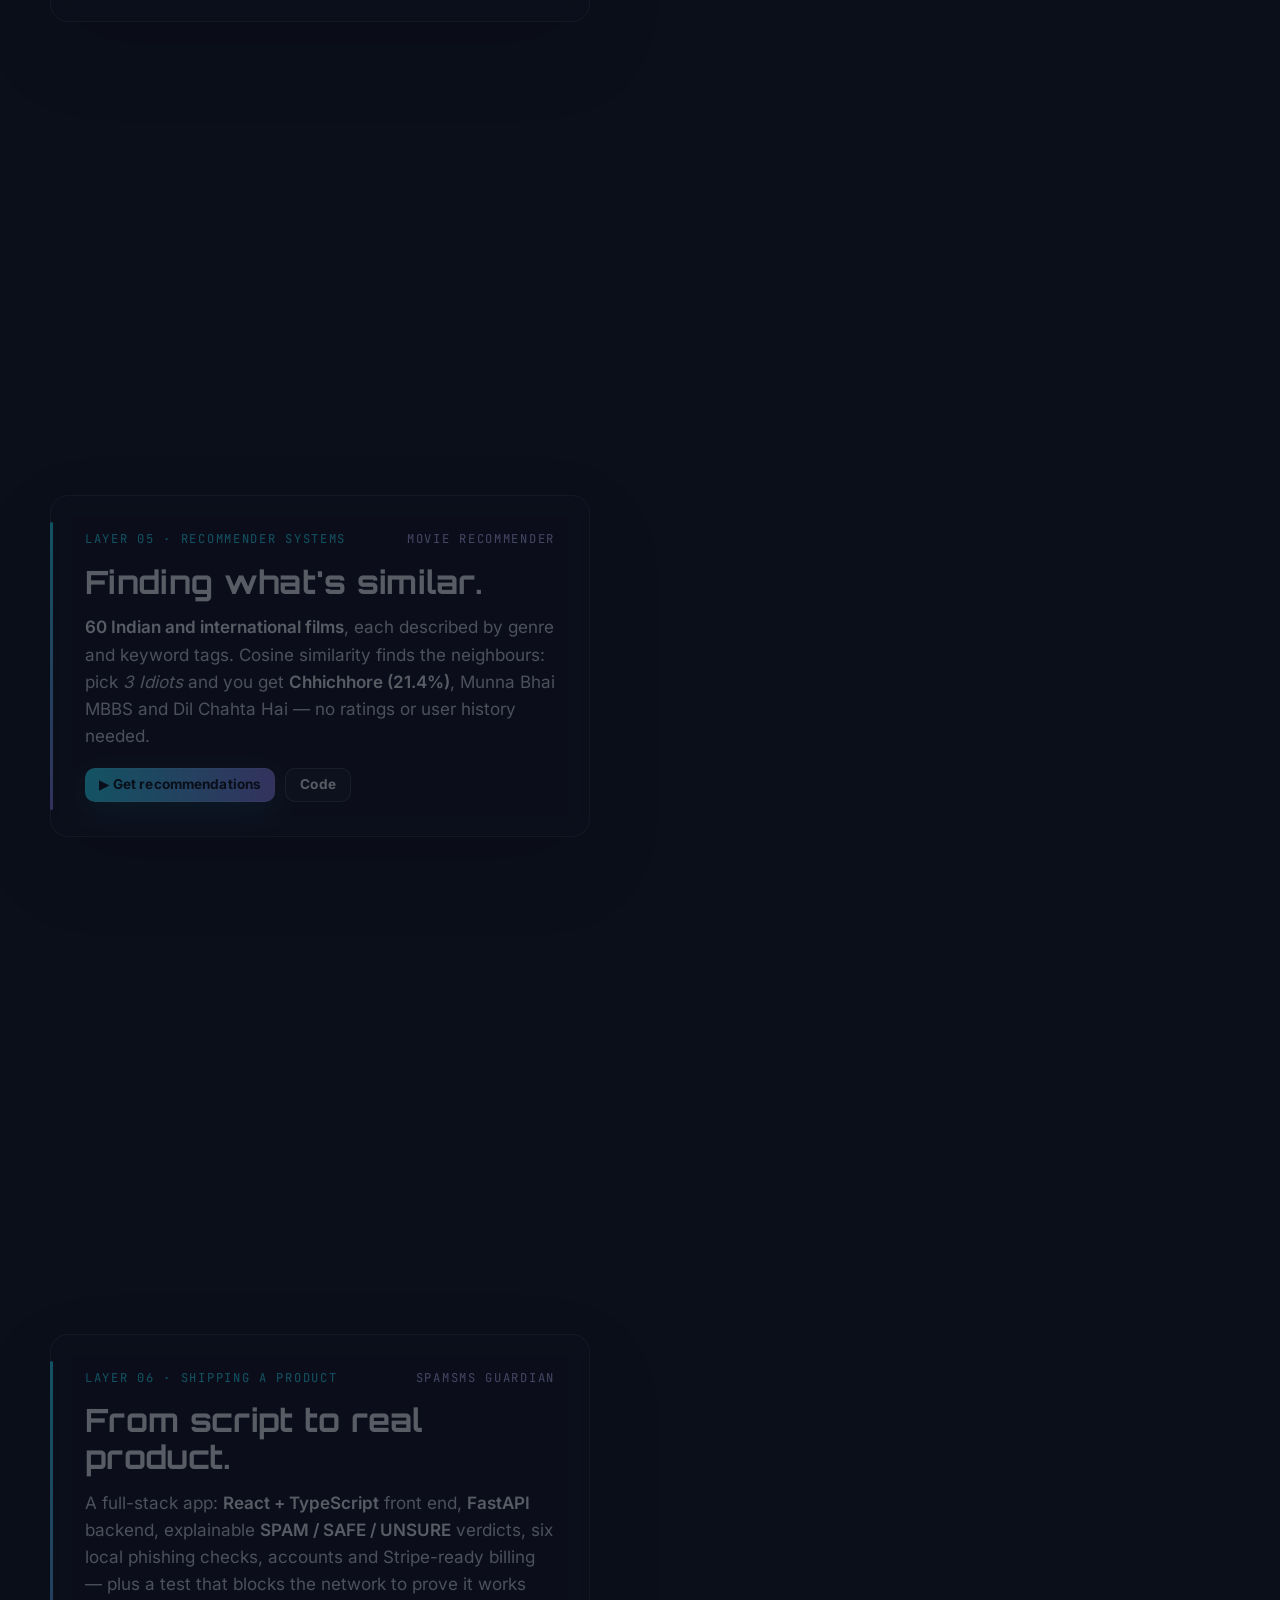
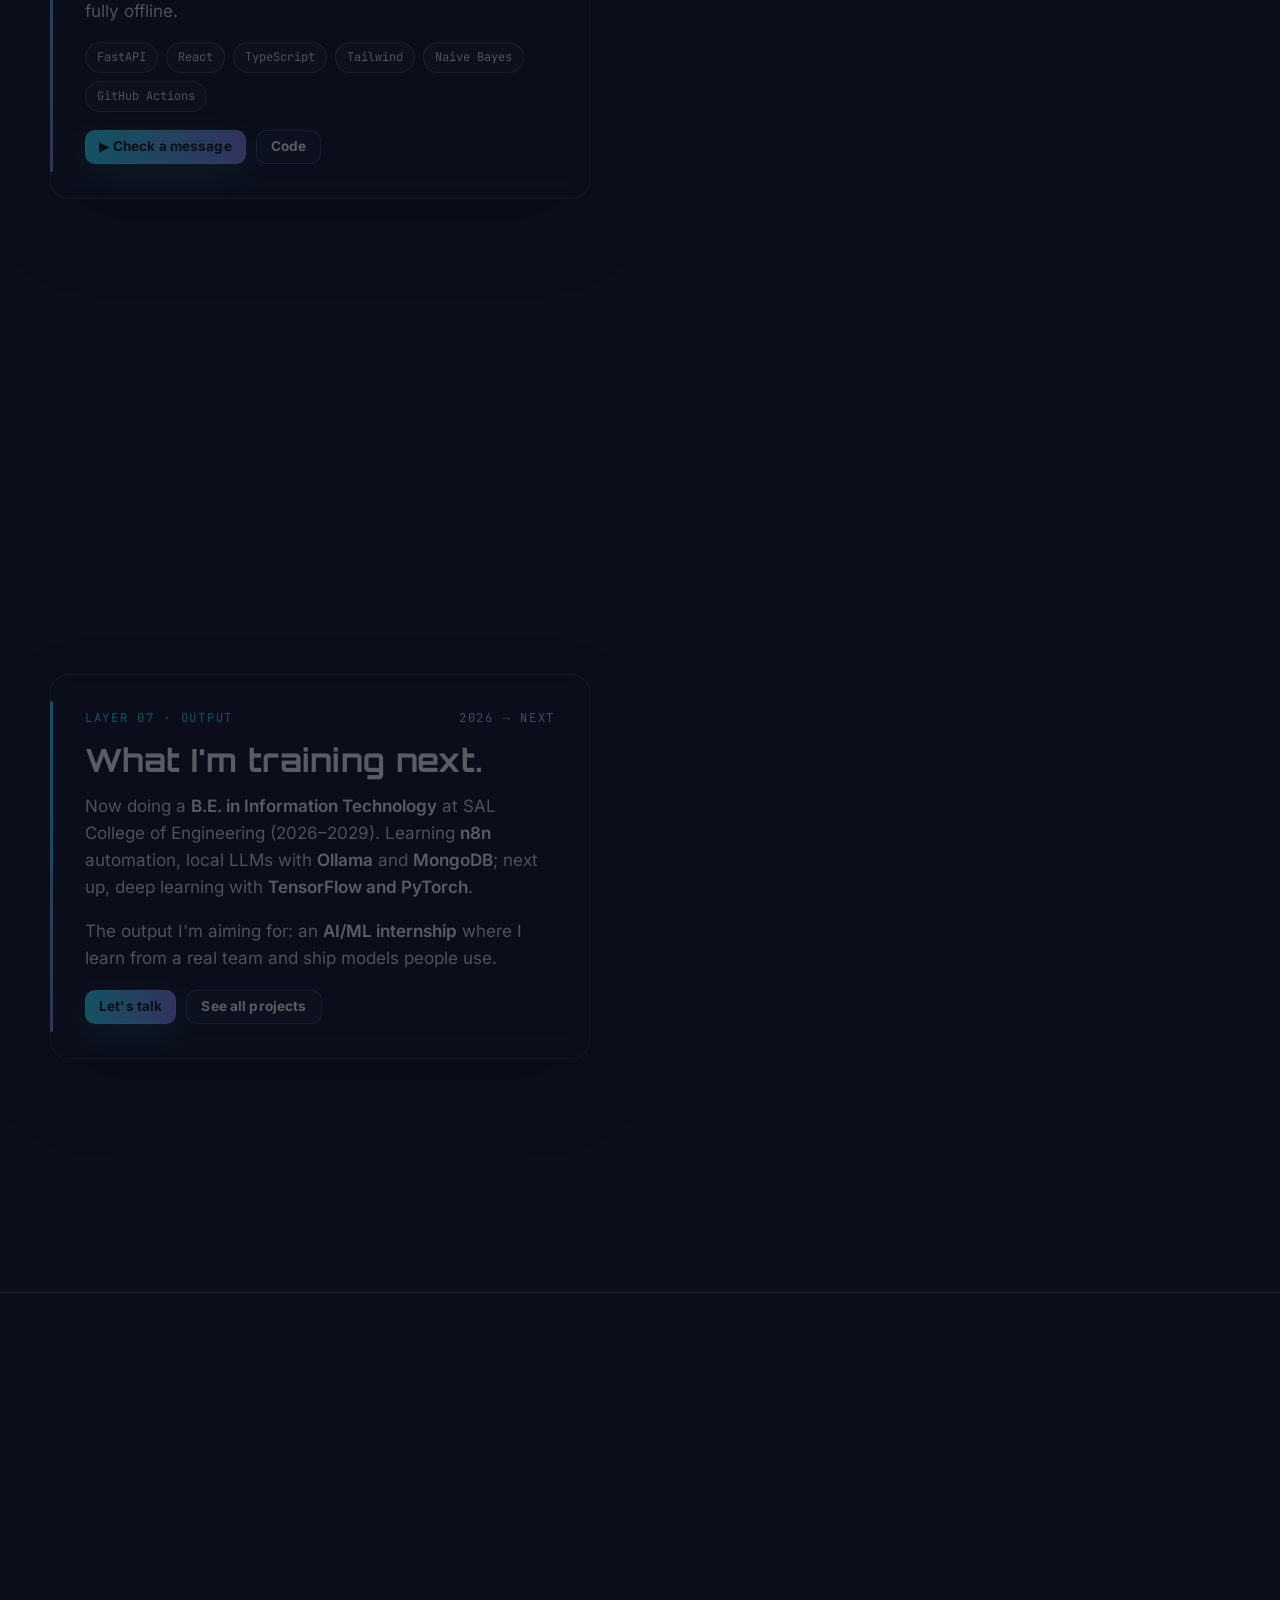
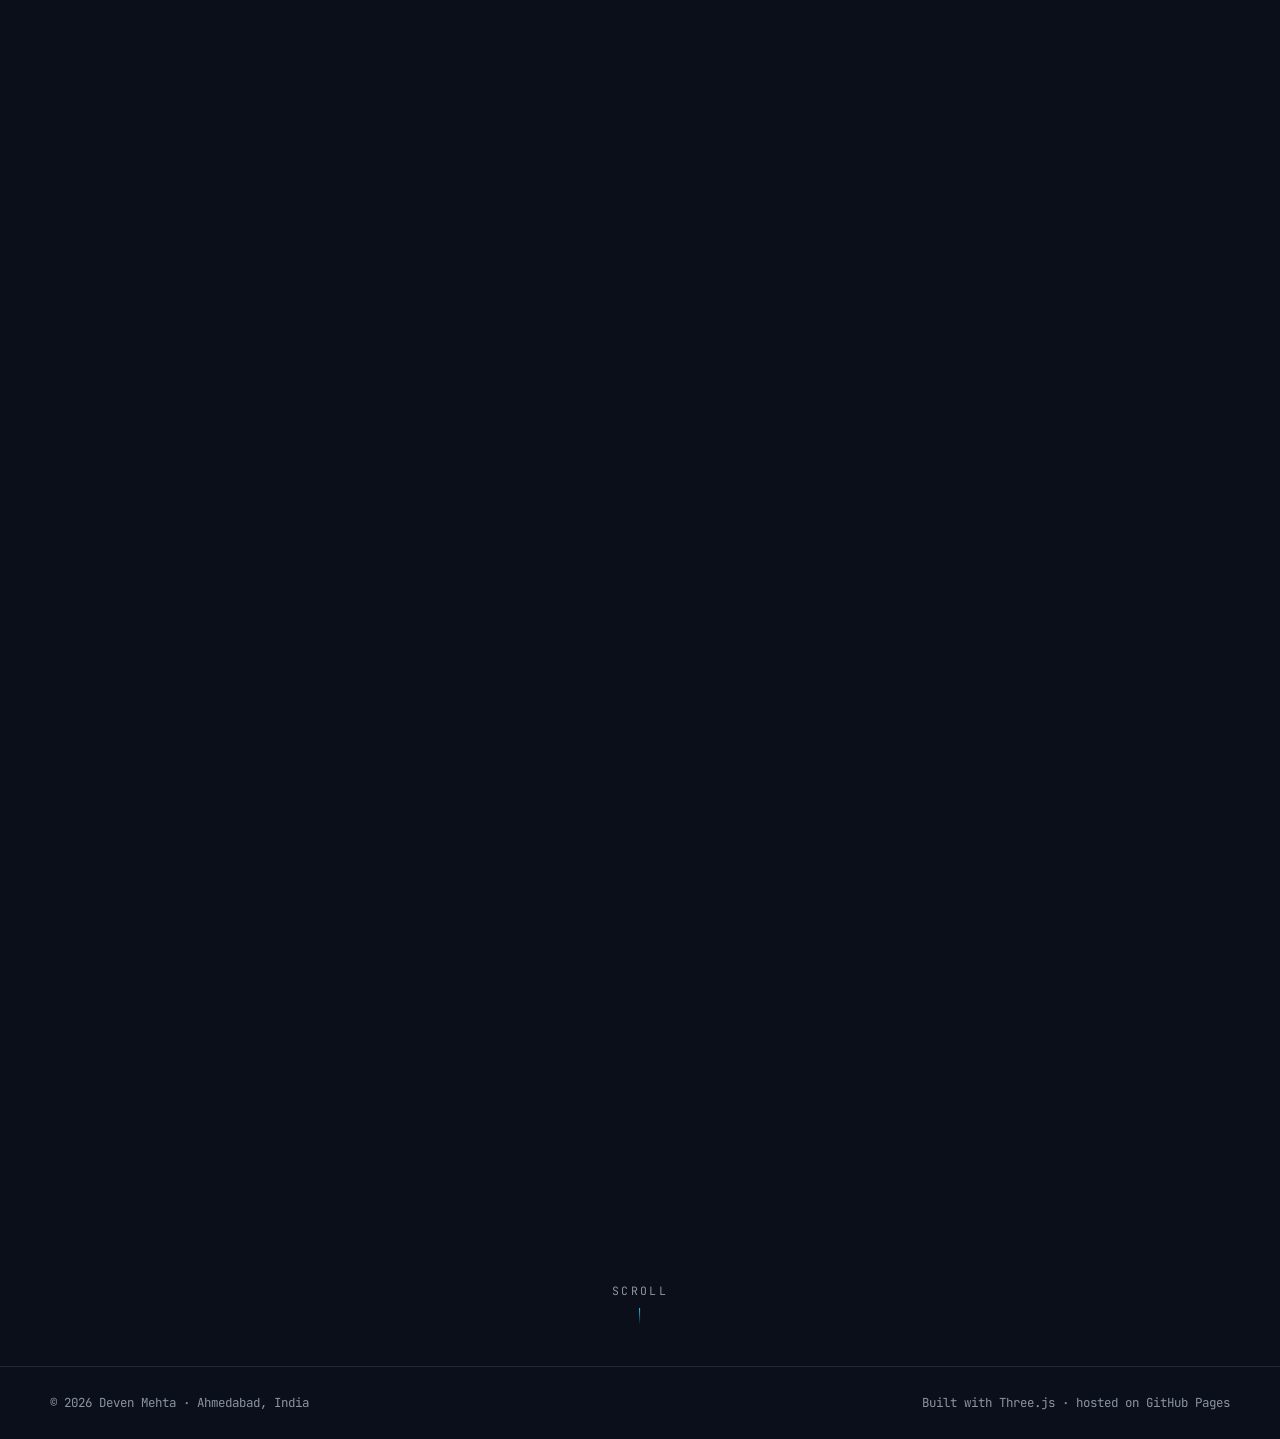
<file: portfolio/index.html>
<!DOCTYPE html>
<html lang="en">
<head>
  <meta charset="UTF-8">
  <title>Deven Mehta — Portfolio</title>
  <meta name="robots" content="noindex">
  <link rel="canonical" href="https://mehtadeven.github.io/">
  <meta http-equiv="refresh" content="0; url=https://mehtadeven.github.io/">
</head>
<body style="background:#0b0f1a;color:#e6edf3;font-family:system-ui,sans-serif">
  <p>The portfolio has moved to <a style="color:#22d3ee" href="https://mehtadeven.github.io/">mehtadeven.github.io</a>.</p>
</body>
</html>
</file>
<file: assets/css/style.css>
/* ==========================================================================
   Deven Mehta — portfolio
   Palette and type match the GitHub profile: deep navy, cyan, violet.
   ========================================================================== */

@font-face { font-family: "Orbitron"; src: url("../fonts/orbitron-latin-700-normal.woff2") format("woff2"); font-weight: 700; font-display: swap; }
@font-face { font-family: "Orbitron"; src: url("../fonts/orbitron-latin-900-normal.woff2") format("woff2"); font-weight: 900; font-display: swap; }
@font-face { font-family: "Inter"; src: url("../fonts/inter-latin-wght-normal.woff2") format("woff2-variations"), url("../fonts/inter-latin-wght-normal.woff2") format("woff2"); font-weight: 100 900; font-display: swap; }
@font-face { font-family: "JetBrains Mono"; src: url("../fonts/jetbrains-mono-latin-400-normal.woff2") format("woff2"); font-weight: 400; font-display: swap; }
@font-face { font-family: "JetBrains Mono"; src: url("../fonts/jetbrains-mono-latin-500-normal.woff2") format("woff2"); font-weight: 500; font-display: swap; }
@font-face { font-family: "JetBrains Mono"; src: url("../fonts/jetbrains-mono-latin-700-normal.woff2") format("woff2"); font-weight: 700; font-display: swap; }

:root {
  --bg: #0b0f1a;
  --bg-2: #0e1322;
  --glass: rgba(14, 19, 34, 0.72);
  --glass-strong: rgba(12, 16, 29, 0.9);
  --line: rgba(148, 163, 196, 0.16);
  --line-2: rgba(148, 163, 196, 0.28);
  --text: #e6edf3;
  --soft: #c3ccd6;
  --muted: #8b949e;
  --cyan: #22d3ee;
  --violet: #7f77dd;
  --violet-2: #b4aef0;
  --green: #34d399;
  --pink: #f472b6;
  --amber: #fbbf24;
  --display: "Orbitron", "Segoe UI", system-ui, sans-serif;
  --body: "Inter", system-ui, -apple-system, "Segoe UI", Roboto, Arial, sans-serif;
  --mono: "JetBrains Mono", ui-monospace, Consolas, Menlo, monospace;
  --radius: 18px;
  --nav-h: 64px;
  color-scheme: dark;
}

*, *::before, *::after { box-sizing: border-box; }
[hidden] { display: none !important; }

html { scroll-behavior: smooth; scroll-padding-top: var(--nav-h); -webkit-text-size-adjust: 100%; }
@media (prefers-reduced-motion: reduce) { html { scroll-behavior: auto; } }

body {
  margin: 0;
  background: var(--bg);
  color: var(--text);
  font-family: var(--body);
  font-size: 17px;
  line-height: 1.6;
  -webkit-font-smoothing: antialiased;
  overflow-x: hidden;
}

a { color: var(--cyan); text-decoration: none; }
a:hover { color: #67e8f9; }
:focus-visible { outline: 2px solid var(--cyan); outline-offset: 3px; border-radius: 8px; }
::selection { background: rgba(127, 119, 221, 0.45); color: #fff; }
img, svg { display: block; max-width: 100%; }

.skip {
  position: fixed; top: 10px; left: 10px; z-index: 100;
  padding: 10px 16px; border-radius: 10px; background: var(--cyan); color: #06101c; font-weight: 700;
  transform: translateY(-200%);
}
.skip:focus { transform: none; }

/* ---------- 3D canvas (fixed behind everything) ---------- */
#scene {
  position: fixed; inset: 0; width: 100vw; height: 100vh; height: 100lvh;
  display: block; z-index: 0; pointer-events: none;
}
.vignette {
  position: fixed; inset: 0; z-index: 1; pointer-events: none;
  background:
    radial-gradient(120% 90% at 70% 40%, transparent 55%, rgba(5, 7, 13, 0.75) 100%),
    linear-gradient(90deg, rgba(11, 15, 26, 0.78) 0%, rgba(11, 15, 26, 0.35) 38%, transparent 60%);
}
html.no-webgl #scene { display: none; }
html.no-webgl body {
  background:
    radial-gradient(900px 600px at 80% 10%, rgba(127, 119, 221, 0.25), transparent 60%),
    radial-gradient(800px 500px at 10% 60%, rgba(34, 211, 238, 0.12), transparent 60%),
    var(--bg);
  background-attachment: fixed;
}

main, .nav, footer { position: relative; z-index: 2; }

/* ---------- Nav ---------- */
.nav {
  position: fixed; top: 0; left: 0; right: 0; z-index: 50;
  height: var(--nav-h);
  display: flex; align-items: center; justify-content: space-between; gap: 16px;
  padding: 0 clamp(16px, 4vw, 40px);
  transition: background 0.3s ease, border-color 0.3s ease, backdrop-filter 0.3s ease;
  border-bottom: 1px solid transparent;
}
.nav.scrolled { background: rgba(11, 15, 26, 0.72); backdrop-filter: blur(14px); -webkit-backdrop-filter: blur(14px); border-color: var(--line); }
.logo { display: flex; align-items: center; gap: 10px; color: var(--text); font-family: var(--display); font-weight: 700; letter-spacing: 0.08em; font-size: 0.95rem; }
.logo:hover { color: var(--text); }
.logo-mark {
  width: 34px; height: 34px; border-radius: 10px; display: grid; place-items: center;
  background: linear-gradient(135deg, rgba(34, 211, 238, 0.2), rgba(127, 119, 221, 0.35));
  border: 1px solid rgba(127, 119, 221, 0.55);
  font-size: 0.78rem; font-weight: 900; color: #fff;
  box-shadow: 0 0 24px rgba(127, 119, 221, 0.35);
}
.nav-links { display: flex; align-items: center; gap: clamp(10px, 2.2vw, 28px); font-family: var(--mono); font-size: 0.82rem; }
.nav-links a { color: var(--soft); }
.nav-links a:hover, .nav-links a.active { color: var(--text); }
.nav-links .num { color: var(--cyan); margin-right: 4px; }
.nav-cta { padding: 8px 14px; border: 1px solid var(--line-2); border-radius: 999px; }
.nav-cta:hover { border-color: var(--cyan); }
@media (max-width: 760px) { .nav-links .hide-sm { display: none; } }
@media (max-width: 480px) { .logo-name { display: none; } }

/* ---------- Shared ---------- */
.container { width: min(1180px, 100% - 2 * clamp(18px, 5vw, 48px)); margin: 0 auto; }
.eyebrow { font-family: var(--mono); font-size: 0.78rem; letter-spacing: 0.18em; text-transform: uppercase; color: var(--cyan); margin: 0 0 14px; }
.eyebrow .dim { color: var(--muted); }
.display { font-family: var(--display); font-weight: 900; letter-spacing: 0.02em; line-height: 1.02; margin: 0; }
.grad { background: linear-gradient(92deg, var(--cyan) 0%, var(--violet-2) 55%, var(--pink) 110%); -webkit-background-clip: text; background-clip: text; color: transparent; }
.section-head { max-width: 720px; margin-bottom: 40px; }
.section-head h2 { font-family: var(--display); font-weight: 700; font-size: clamp(1.7rem, 3.6vw, 2.6rem); line-height: 1.15; margin: 0 0 12px; letter-spacing: 0.01em; }
.section-head p { color: var(--soft); margin: 0; font-size: 1.05rem; }

.btn {
  display: inline-flex; align-items: center; gap: 10px;
  padding: 13px 22px; border-radius: 12px; border: 0;
  font: 700 0.95rem/1 var(--body); letter-spacing: 0.01em; cursor: pointer;
  background: linear-gradient(92deg, var(--cyan), var(--violet));
  color: #06101c;
  box-shadow: 0 10px 30px rgba(34, 211, 238, 0.18), 0 0 0 1px rgba(255, 255, 255, 0.08) inset;
  transition: transform 0.2s ease, box-shadow 0.2s ease, filter 0.2s ease;
}
.btn:hover { color: #06101c; transform: translateY(-2px); filter: brightness(1.08); box-shadow: 0 16px 40px rgba(34, 211, 238, 0.28); }
.btn.ghost { background: rgba(255, 255, 255, 0.03); color: var(--text); border: 1px solid var(--line-2); box-shadow: none; backdrop-filter: blur(6px); }
.btn.ghost:hover { border-color: var(--cyan); color: var(--text); }
.btn.sm { padding: 9px 14px; font-size: 0.85rem; border-radius: 10px; }
.btn svg { width: 18px; height: 18px; }

.chip {
  display: inline-flex; align-items: center; gap: 6px;
  padding: 5px 11px; border-radius: 999px;
  border: 1px solid var(--line-2); background: rgba(255, 255, 255, 0.03);
  font-family: var(--mono); font-size: 0.75rem; color: var(--soft); white-space: nowrap;
}
.chips { display: flex; flex-wrap: wrap; gap: 8px; }

.icon-links { display: flex; gap: 10px; }
.icon-link {
  width: 44px; height: 44px; border-radius: 12px; display: grid; place-items: center;
  border: 1px solid var(--line-2); background: rgba(255, 255, 255, 0.03); color: var(--soft);
  transition: border-color 0.2s, color 0.2s, transform 0.2s;
}
.icon-link:hover { border-color: var(--cyan); color: var(--text); transform: translateY(-2px); }
.icon-link svg { width: 20px; height: 20px; }

/* ---------- Hero ---------- */
.hero { min-height: 100vh; min-height: 100svh; display: flex; align-items: center; padding: calc(var(--nav-h) + 24px) 0 64px; }
.hero-inner { max-width: 640px; }
.hero h1 { font-size: clamp(2.8rem, 8.2vw, 6.2rem); }
.hero h1 .line { display: block; }
.hero .tagline { font-size: clamp(1.15rem, 2.2vw, 1.45rem); color: var(--text); font-weight: 600; margin: 22px 0 10px; max-width: 34ch; }
.hero .intro { color: var(--soft); margin: 0 0 26px; max-width: 54ch; }
.terminal {
  font-family: var(--mono); font-size: 0.92rem; color: var(--soft);
  display: inline-flex; align-items: center; gap: 10px;
  padding: 10px 14px; border-radius: 10px; border: 1px solid var(--line); background: rgba(7, 10, 18, 0.6);
  margin-bottom: 28px;
}
.terminal .prompt { color: var(--green); }
.terminal .typed { color: var(--text); }
.terminal .caret { width: 9px; height: 1.1em; background: var(--cyan); animation: blink 1s steps(1) infinite; }
@keyframes blink { 50% { opacity: 0; } }
.hero-actions { display: flex; flex-wrap: wrap; gap: 12px; align-items: center; margin-bottom: 30px; }
.scroll-hint { position: absolute; left: 50%; bottom: 22px; transform: translateX(-50%); font-family: var(--mono); font-size: 0.72rem; color: var(--muted); letter-spacing: 0.2em; text-transform: uppercase; display: flex; flex-direction: column; align-items: center; gap: 8px; }
.scroll-hint::after { content: ""; width: 1px; height: 36px; background: linear-gradient(var(--cyan), transparent); animation: drip 2s ease-in-out infinite; }
@keyframes drip { 0% { transform: scaleY(0); transform-origin: top; } 50% { transform: scaleY(1); transform-origin: top; } 51% { transform-origin: bottom; } 100% { transform: scaleY(0); transform-origin: bottom; } }

/* ---------- Journey ---------- */
.journey-intro { padding: 18vh 0 6vh; }
.layer { min-height: 100vh; display: flex; align-items: center; padding: 10vh 0; }
.layer-card {
  width: min(540px, 100%);
  padding: clamp(22px, 3vw, 34px);
  border-radius: var(--radius);
  background: var(--glass);
  border: 1px solid var(--line);
  backdrop-filter: blur(10px); -webkit-backdrop-filter: blur(10px);
  box-shadow: 0 30px 80px rgba(0, 0, 0, 0.35);
  position: relative;
  opacity: 0.35; transform: translateY(24px);
  transition: opacity 0.7s ease, transform 0.7s cubic-bezier(.2, .8, .2, 1), border-color 0.7s ease;
}
.layer.in-view .layer-card { opacity: 1; transform: none; border-color: rgba(127, 119, 221, 0.35); }
.layer-card::before {
  content: ""; position: absolute; left: -1px; top: 26px; bottom: 26px; width: 3px; border-radius: 3px;
  background: linear-gradient(var(--cyan), var(--violet));
}
.layer-tag { display: flex; align-items: center; justify-content: space-between; gap: 12px; font-family: var(--mono); font-size: 0.76rem; letter-spacing: 0.14em; text-transform: uppercase; color: var(--muted); margin-bottom: 14px; }
.layer-tag .l { color: var(--cyan); }
.layer-tag .when { color: var(--violet-2); }
.layer h3 { font-family: var(--display); font-weight: 700; font-size: clamp(1.45rem, 2.8vw, 2rem); line-height: 1.15; margin: 0 0 14px; letter-spacing: 0.01em; }
.layer p { color: var(--soft); margin: 0 0 16px; }
.layer p strong { color: var(--text); font-weight: 600; }
.metric { display: flex; align-items: baseline; gap: 12px; margin: 4px 0 18px; }
.metric .big { font-family: var(--display); font-weight: 900; font-size: 2.3rem; line-height: 1; }
.metric .lbl { font-family: var(--mono); font-size: 0.8rem; color: var(--muted); }
.layer .links { display: flex; flex-wrap: wrap; gap: 10px; margin-top: 18px; }
.mini-projects { display: grid; gap: 10px; margin: 6px 0 4px; }
.mini-projects a { display: flex; justify-content: space-between; align-items: center; gap: 12px; padding: 12px 14px; border-radius: 12px; border: 1px solid var(--line); background: rgba(255, 255, 255, 0.02); color: var(--text); transition: border-color .2s, background .2s; }
.mini-projects a:hover { border-color: var(--cyan); background: rgba(34, 211, 238, 0.05); color: var(--text); }
.mini-projects .t { font-weight: 600; }
.mini-projects .d { display: block; font-size: 0.86rem; color: var(--muted); font-weight: 400; }
.mini-projects .go { font-family: var(--mono); font-size: 0.78rem; color: var(--cyan); white-space: nowrap; }

/* Layer progress HUD */
.hud {
  position: fixed; right: clamp(14px, 2.4vw, 32px); top: 50%; transform: translateY(-50%);
  z-index: 40; display: flex; flex-direction: column; gap: 14px;
  opacity: 0; pointer-events: none; transition: opacity 0.4s ease;
}
.hud.show { opacity: 1; pointer-events: auto; }
.hud a { display: flex; align-items: center; justify-content: flex-end; gap: 10px; font-family: var(--mono); font-size: 0.7rem; color: var(--muted); }
.hud a .lab { opacity: 0; transform: translateX(6px); transition: opacity .2s, transform .2s; white-space: nowrap; }
.hud a:hover .lab, .hud a.active .lab { opacity: 1; transform: none; }
.hud a .dot { width: 10px; height: 10px; border-radius: 50%; border: 1px solid var(--line-2); background: var(--bg); transition: all .3s; }
.hud a.done .dot { background: var(--violet); border-color: var(--violet); }
.hud a.active .dot { background: var(--cyan); border-color: var(--cyan); box-shadow: 0 0 0 4px rgba(34, 211, 238, 0.18), 0 0 16px var(--cyan); }
.hud a.active { color: var(--text); }
@media (max-width: 900px) { .hud { display: none; } }

/* ---------- Sections after the journey ---------- */
.section { padding: 120px 0; }
.panel { background: var(--glass-strong); border-top: 1px solid var(--line); border-bottom: 1px solid var(--line); backdrop-filter: blur(16px); -webkit-backdrop-filter: blur(16px); }

/* Projects */
.projects { display: grid; grid-template-columns: repeat(3, 1fr); gap: 20px; }
@media (max-width: 1020px) { .projects { grid-template-columns: repeat(2, 1fr); } }
@media (max-width: 660px) { .projects { grid-template-columns: 1fr; } }
.project {
  --rx: 0deg; --ry: 0deg; --mx: 50%; --my: 50%;
  position: relative; display: flex; flex-direction: column;
  padding: 24px; border-radius: var(--radius);
  background: linear-gradient(180deg, rgba(255, 255, 255, 0.035), rgba(255, 255, 255, 0.01)), var(--bg-2);
  border: 1px solid var(--line);
  transform: perspective(900px) rotateX(var(--rx)) rotateY(var(--ry));
  transition: transform 0.25s ease, border-color 0.25s ease, box-shadow 0.25s ease;
  overflow: hidden;
}
.project::after {
  content: ""; position: absolute; inset: 0; pointer-events: none; opacity: 0; transition: opacity .3s;
  background: radial-gradient(400px circle at var(--mx) var(--my), rgba(34, 211, 238, 0.12), transparent 45%);
}
.project:hover { border-color: rgba(127, 119, 221, 0.55); box-shadow: 0 24px 60px rgba(0, 0, 0, 0.45), 0 0 0 1px rgba(127, 119, 221, 0.2); }
.project:hover::after { opacity: 1; }
.project .top { display: flex; justify-content: space-between; align-items: center; margin-bottom: 18px; }
.project .no { font-family: var(--mono); font-size: 0.78rem; color: var(--cyan); }
.project .icon { width: 46px; height: 46px; border-radius: 12px; display: grid; place-items: center; font-size: 1.35rem; background: rgba(127, 119, 221, 0.14); border: 1px solid rgba(127, 119, 221, 0.35); }
.project h3 { margin: 0 0 8px; font-size: 1.22rem; line-height: 1.25; }
.project p { margin: 0 0 16px; color: var(--soft); font-size: 0.95rem; }
.project .result { margin: 0 0 18px; padding: 12px 14px; border-radius: 12px; background: rgba(34, 211, 238, 0.06); border: 1px solid rgba(34, 211, 238, 0.2); font-size: 0.88rem; color: var(--soft); }
.project .result b { color: var(--text); font-family: var(--mono); font-weight: 700; }
.project .chips { margin-bottom: 20px; }
.project .actions { margin-top: auto; display: flex; gap: 10px; flex-wrap: wrap; }
.project .live { position: absolute; top: 26px; right: 82px; font-family: var(--mono); font-size: 0.68rem; color: var(--green); display: flex; align-items: center; gap: 6px; }
.project .live::before { content: ""; width: 7px; height: 7px; border-radius: 50%; background: var(--green); box-shadow: 0 0 10px var(--green); animation: pulse 2s ease-in-out infinite; }
@keyframes pulse { 50% { opacity: 0.35; } }

/* Stack */
.stack { display: grid; grid-template-columns: repeat(4, 1fr); gap: 18px; }
@media (max-width: 1020px) { .stack { grid-template-columns: repeat(2, 1fr); } }
@media (max-width: 560px) { .stack { grid-template-columns: 1fr; } }
.stack-group { padding: 22px; border-radius: var(--radius); border: 1px solid var(--line); background: rgba(255, 255, 255, 0.02); }
.stack-group h3 { margin: 0 0 14px; font-family: var(--mono); font-size: 0.8rem; letter-spacing: 0.14em; text-transform: uppercase; color: var(--muted); font-weight: 500; }
.stack-group.next { border-style: dashed; border-color: rgba(244, 114, 182, 0.35); }
.stack-group.next h3 { color: var(--pink); }

/* Numbers */
.numbers { display: grid; grid-template-columns: repeat(5, 1fr); gap: 1px; background: var(--line); border: 1px solid var(--line); border-radius: var(--radius); overflow: hidden; margin-top: 56px; }
@media (max-width: 900px) { .numbers { grid-template-columns: repeat(2, 1fr); } }
.numbers > div { background: var(--bg-2); padding: 26px 22px; }
.numbers .n { font-family: var(--display); font-weight: 900; font-size: clamp(1.7rem, 3vw, 2.3rem); line-height: 1; margin-bottom: 8px; }
.numbers .t { font-family: var(--mono); font-size: 0.78rem; color: var(--muted); }

/* Education */
.timeline { position: relative; display: grid; gap: 18px; max-width: 760px; }
.edu { display: grid; grid-template-columns: 150px 1fr; gap: 20px; padding: 22px 24px; border-radius: var(--radius); border: 1px solid var(--line); background: rgba(255, 255, 255, 0.02); }
@media (max-width: 560px) { .edu { grid-template-columns: 1fr; gap: 6px; } }
.edu .years { font-family: var(--mono); color: var(--cyan); font-size: 0.9rem; padding-top: 3px; }
.edu h3 { margin: 0 0 4px; font-size: 1.1rem; }
.edu p { margin: 0; color: var(--muted); }
.edu .now { display: inline-block; margin-left: 8px; padding: 2px 8px; border-radius: 999px; font-family: var(--mono); font-size: 0.68rem; color: var(--green); border: 1px solid rgba(52, 211, 153, 0.4); vertical-align: middle; }

/* Contact */
.contact { text-align: center; padding: 140px 0 120px; }
.contact h2 { font-family: var(--display); font-weight: 900; font-size: clamp(2rem, 5.4vw, 3.8rem); line-height: 1.08; margin: 0 0 18px; }
.contact p { color: var(--soft); max-width: 560px; margin: 0 auto 32px; font-size: 1.08rem; }
.contact .hero-actions { justify-content: center; }

footer { border-top: 1px solid var(--line); background: var(--glass-strong); }
footer .container { display: flex; justify-content: space-between; flex-wrap: wrap; gap: 12px; padding: 26px 0; font-family: var(--mono); font-size: 0.78rem; color: var(--muted); }
footer a { color: var(--muted); }
footer a:hover { color: var(--text); }

/* Reveal on scroll */
.reveal { opacity: 0; transform: translateY(26px); transition: opacity 0.8s ease, transform 0.8s cubic-bezier(.2, .8, .2, 1); }
.reveal.in-view { opacity: 1; transform: none; }

/* Small screens: the 3D scene sits behind the text */
@media (max-width: 900px) {
  body { font-size: 16px; }
  .vignette { background: radial-gradient(130% 90% at 50% 40%, rgba(11, 15, 26, 0.35) 30%, rgba(5, 7, 13, 0.85) 100%); }
  .layer { align-items: flex-end; padding-bottom: 14vh; }
  .layer-card { background: var(--glass-strong); }
  .section { padding: 90px 0; }
}

@media (prefers-reduced-motion: reduce) {
  *, *::before, *::after { animation: none !important; transition-duration: 0.01ms !important; }
  .reveal, .layer-card { opacity: 1; transform: none; }
}
</file>
